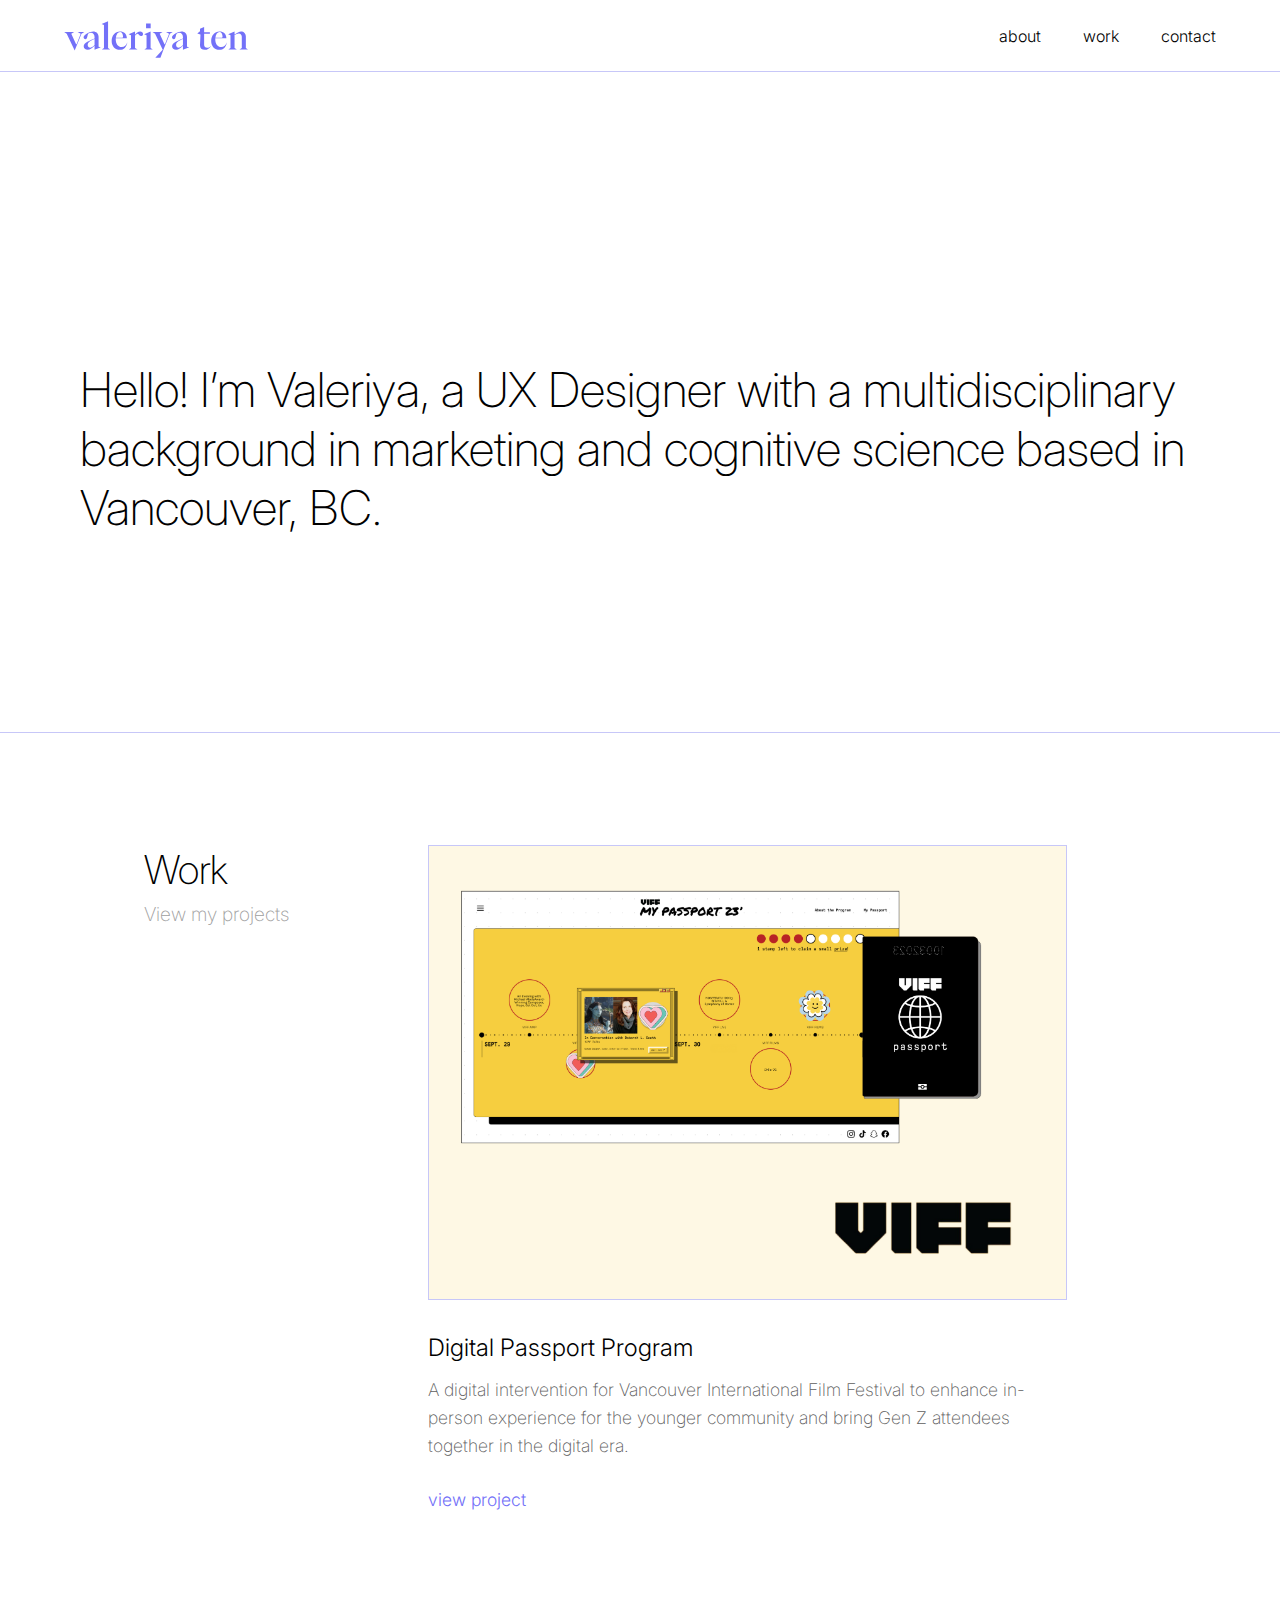
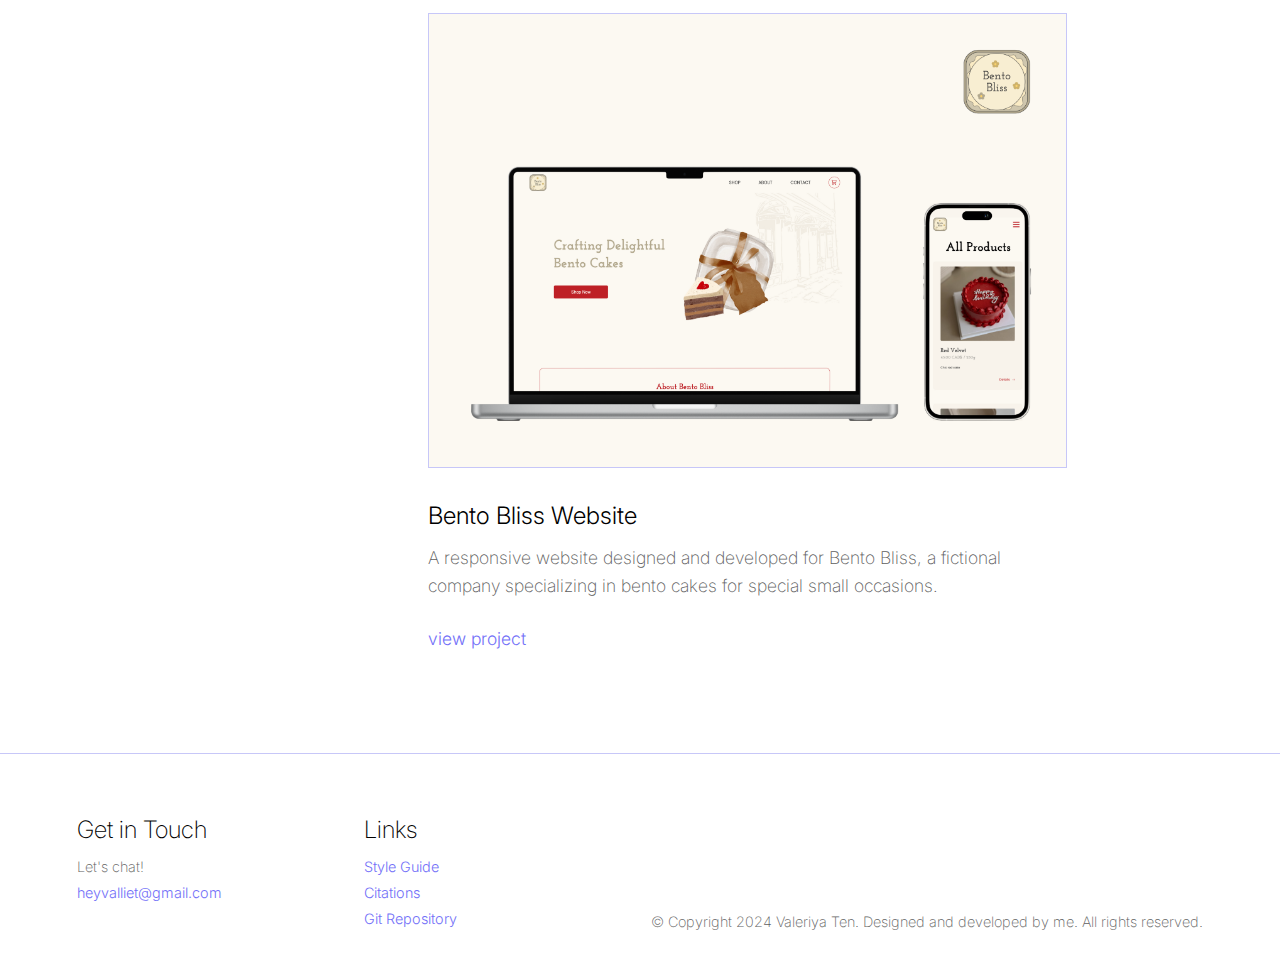
<file: index.html>
<!DOCTYPE html>
<html lang="en-CA">

<head>
  <meta charset="utf-8">
  <title>Valeriya Ten - Portfolio</title>
  
  <!-- CSS -->
  <link href="css/main.css" rel="stylesheet">
  <link href="css/home.css" rel="stylesheet">

  <!--jQuery Library -->
  <script src="https://ajax.googleapis.com/ajax/libs/jquery/3.5.1/jquery.min.js"></script>

  <!-- Fonts -->
  <link rel="preconnect" href="https://fonts.googleapis.com">
  <link rel="preconnect" href="https://fonts.gstatic.com" crossorigin>
  <link href="https://fonts.googleapis.com/css2?family=Inter:wght@100..900&display=swap" rel="stylesheet">

 <!-- This is a JS code for burger functionality -->
  <script>
     document.addEventListener('DOMContentLoaded', function () {
        // Function to toggle the visibility of the mobile nav links
        function toggleMobileNavLinks() {
            var navLinks = document.querySelector('.mobile-nav-links');
            var burgerButton = document.querySelector('.burger-button');
            var closeButton = document.querySelector('.close-button');

            if (navLinks.style.display === 'none') {
                navLinks.style.display = 'block';
                burgerButton.style.display = 'none'; // Hide burger button
                closeButton.style.display = 'block'; // Show close button
            } else {
                navLinks.style.display = 'none';
                burgerButton.style.display = 'block'; // Show burger button
                closeButton.style.display = 'none'; // Hide close button
            }
        }

        // burger button
        document.querySelector('.burger-button').addEventListener('click', function () {
            toggleMobileNavLinks();
        });

        // =close button
        document.querySelector('.close-button').addEventListener('click', function () {
            toggleMobileNavLinks();
        });

        // mobile links - close menu if one of the links is clicked
        var mobileLinks = document.querySelectorAll('.mobile-nav-links a');
        mobileLinks.forEach(function(link) {
            link.addEventListener('click', function() {
                toggleMobileNavLinks();
            });
        });
    });
  </script>

</head>

<body>

  <header>
    <div class="header-box">
      <a class="logo-link" href="index.html">
        <img class="logo" src="assets/img/logo-vt.svg" alt="Personalized logo for Valeriya Ten">
      </a>
      
      <nav class="main-nav-style">  
        <a class="nav-text" href="about.html">about</a>
        <a class="nav-text" href="#main">work</a>
        <a class="nav-text" href="#contact">contact</a>
      </nav>
    </div>

     <!-- Mobile Menu -->
      <div id="burger-menu">
        <button class="burger-button"> ☰ </button>
        <div class="mobile-nav-links">
          <button class="close-button">&times;</button>
          <a href="about.html">about</a>
          <a href="#main">work</a>
          <a href="#contact">contact</a>
        </div>
      </div>
    </div>

    <div class="home-banner">
        <h1 class="home-h1">Hello! I’m Valeriya, a UX Designer with a multidisciplinary background in marketing and cognitive science based in Vancouver, BC.</h1>
    </div>
  </header>
  
  <section id="main">
    <div class="project-box">

    <div class="h2-box">
      <h2>Work</h2>
      <p class="brief">View my projects</p>
    </div>
      
      <div class="work-box">
        <div class="viff-work">
          <a class="img-link" href="viff.html">
            <img class="viff" src="assets/img/viff-cover.png" alt="VIFF cover image">
            <div class="overlay"></div>
          </a>

          <div class="link-box">
            <h4 class="project-title">Digital Passport Program</h4>

            <p class="project-description">A digital intervention for Vancouver International Film Festival to enhance in-person experience for the younger community and bring Gen Z attendees together in the digital era.</p>
             <a class="text-link" href="viff.html">view project</a>
          </div>
        </div>

        <div class="bento-cake">
          <a class="img-link" href="bentobliss.html">
            <img class="viff" src="assets/img/bentobliss-cover.png" alt="Bento Bliss cover image">
            <div class="overlay"></div>
          </a>

          <div class="link-box">
            <h4 class="project-title">Bento Bliss Website</h4>

            <p class="project-description">A responsive website designed and developed for Bento Bliss, a fictional company specializing in bento cakes for special small occasions.</p>
             <a class="text-link" href="bentobliss.html">view project</a>
          </div>
        
        </div>
      </div>

    </div>
    
    
</section>

<footer>
    <div class="footer-box">
      <div class="contact" id="contact">
        <h3>Get in Touch</h3>
        <p>Let's chat!</p>
        <p><a class ="text-link" href="mailto:heyvalliet@gmail.com">heyvalliet@gmail.com</a></p>
      </div>


      <div class="links">
        <h3>Links</h3>
        <p>
          <a class ="text-link" href="style-guide.html">Style Guide</a>
        </p>
        <p>
          <a class ="text-link" href="style-guide.html#citations">Citations</a>
        </p>
           <p>
          <a class ="text-link" href="https://github.com/lerrlera/P03-Portfolio">Git Repository</a>
        </p>
      </div>

      <div class="copyright">
        <p>© Copyright 2024 Valeriya Ten. Designed and developed by me. All rights reserved.</p>
      </div>
    </div>

    
  </footer>
</body>
</html>
</file>
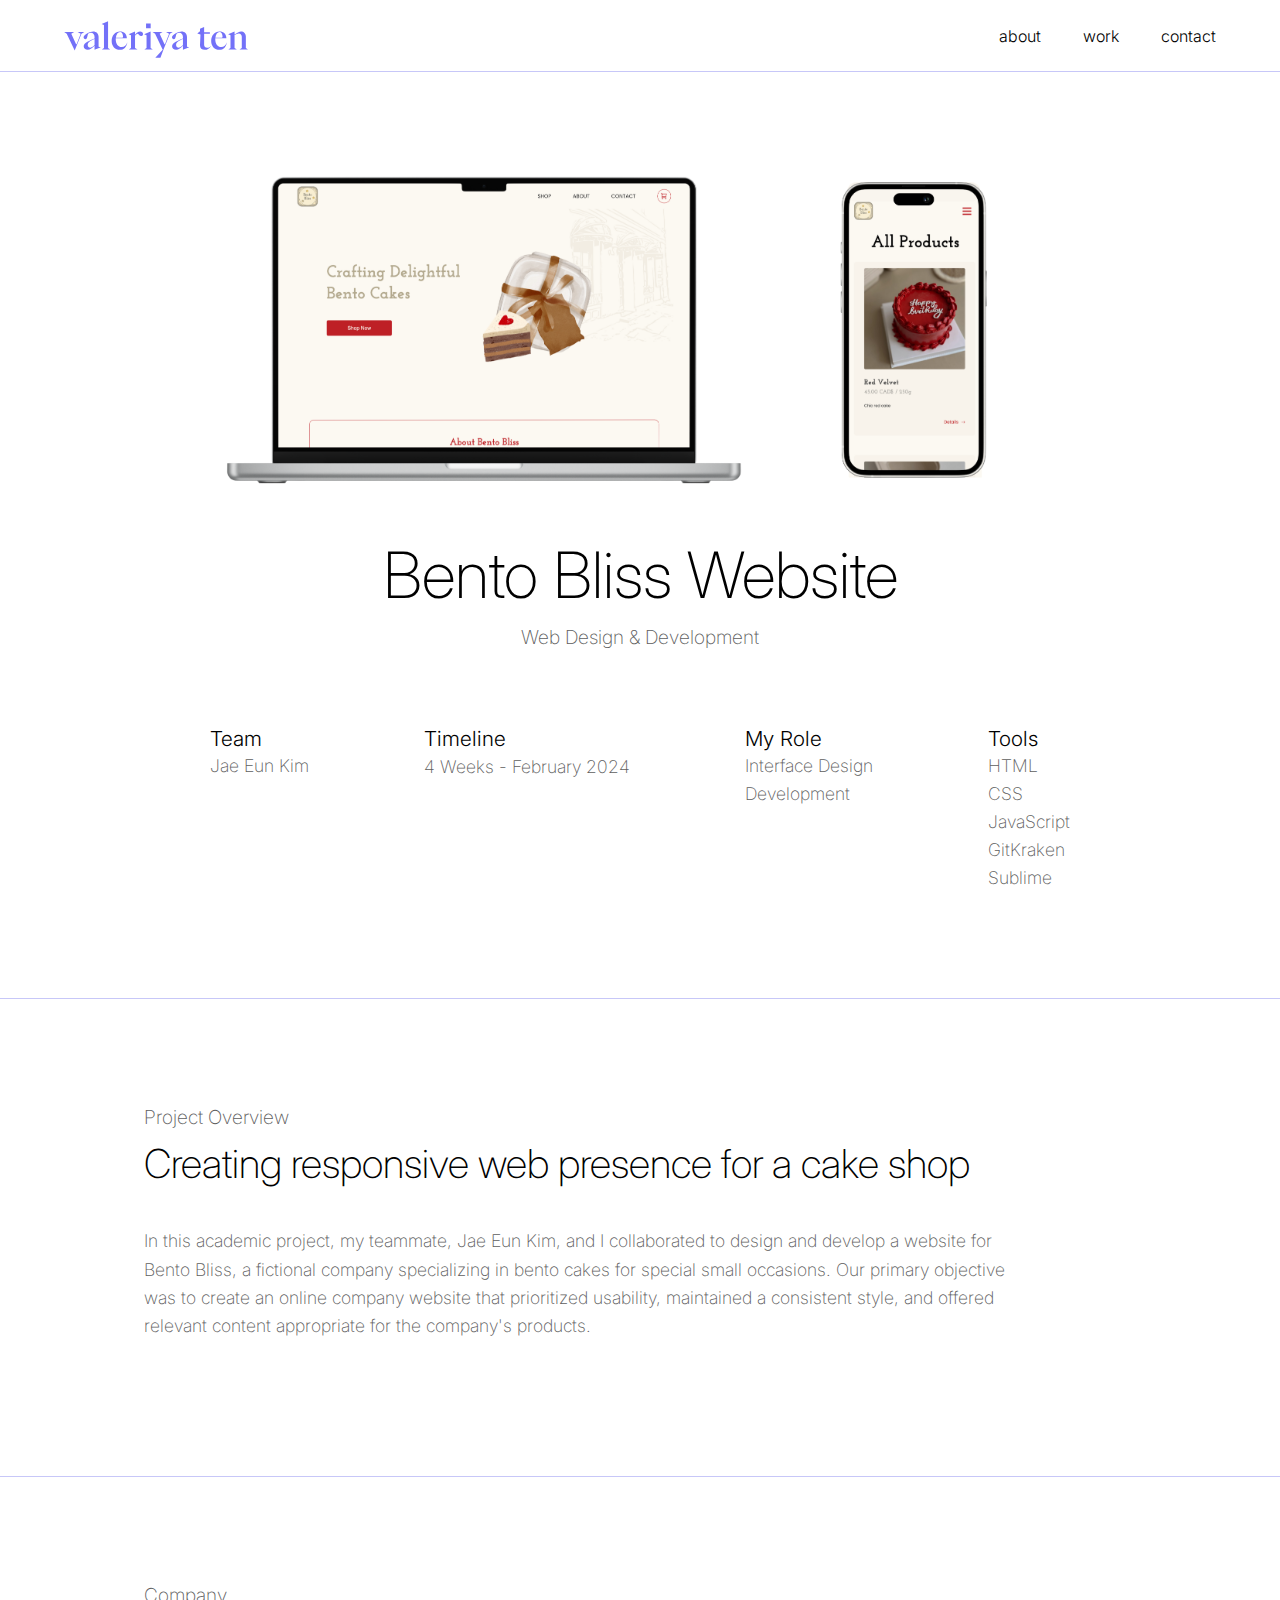
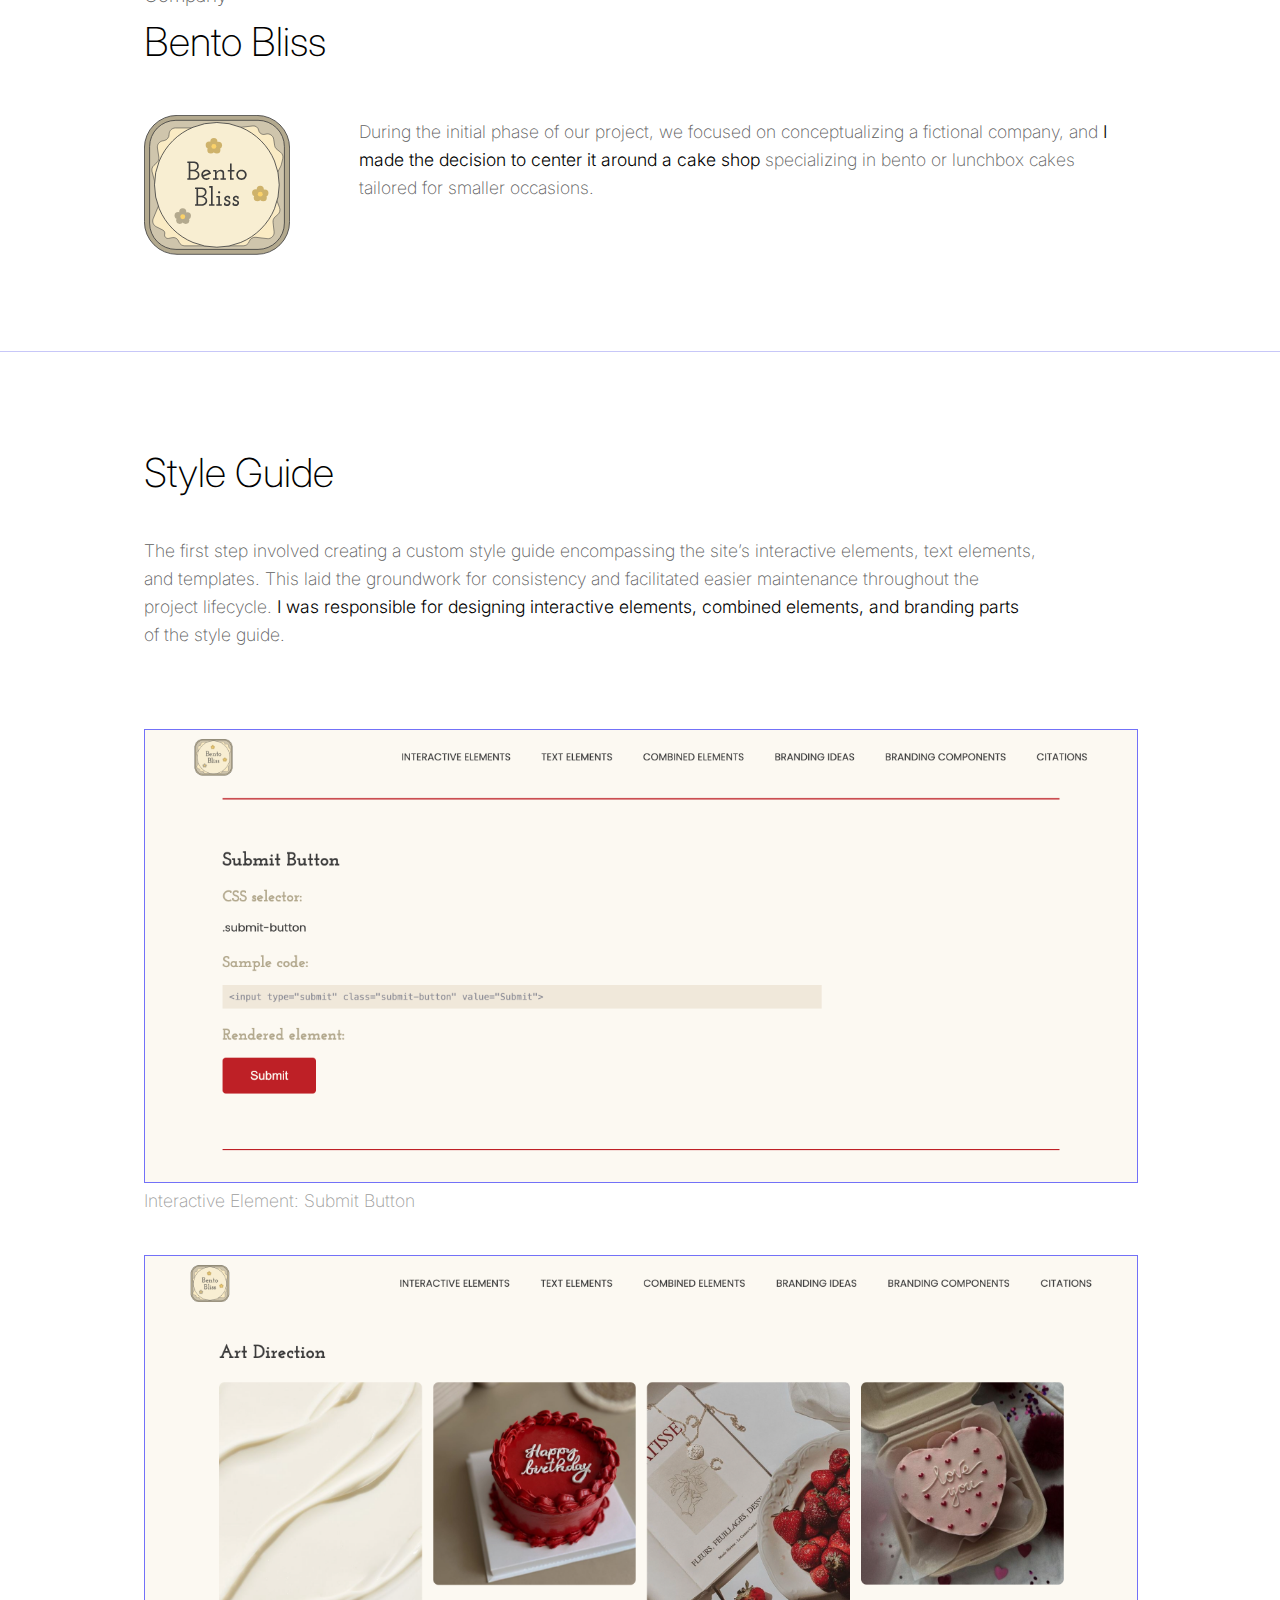
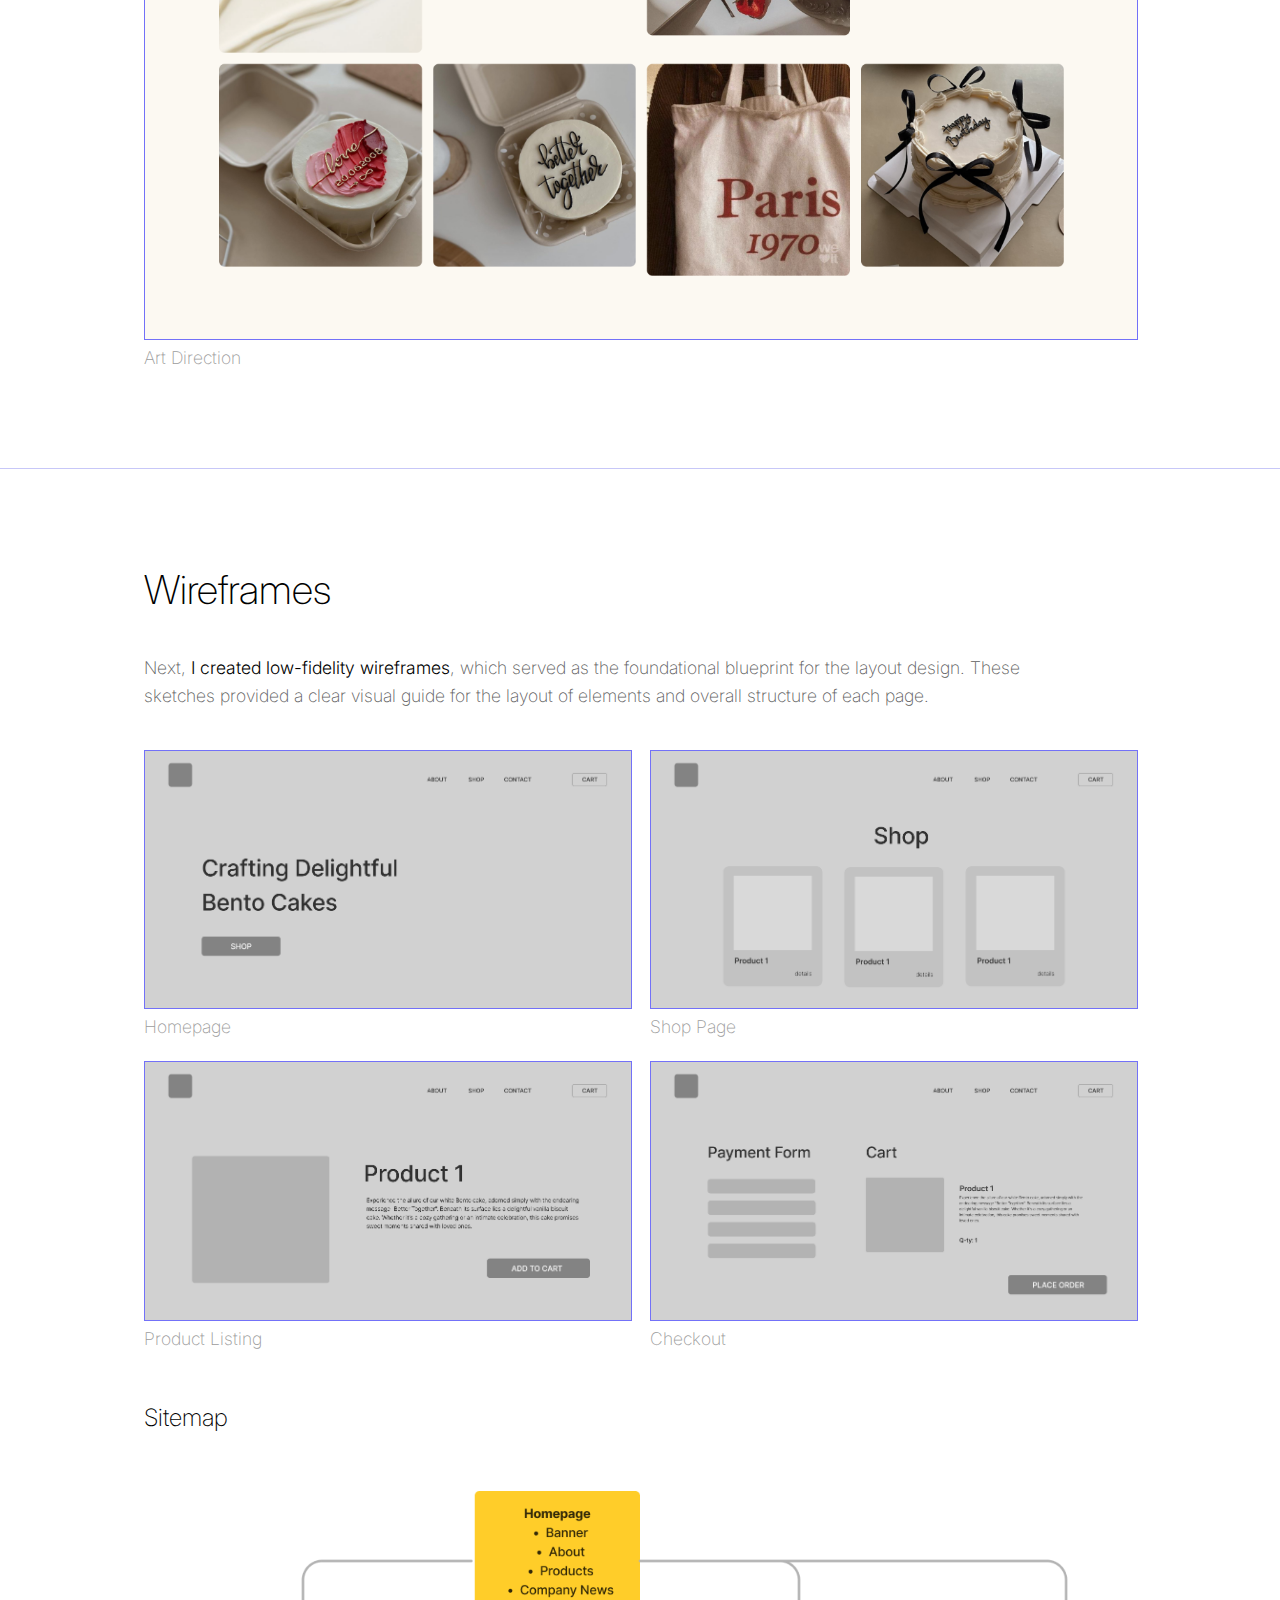
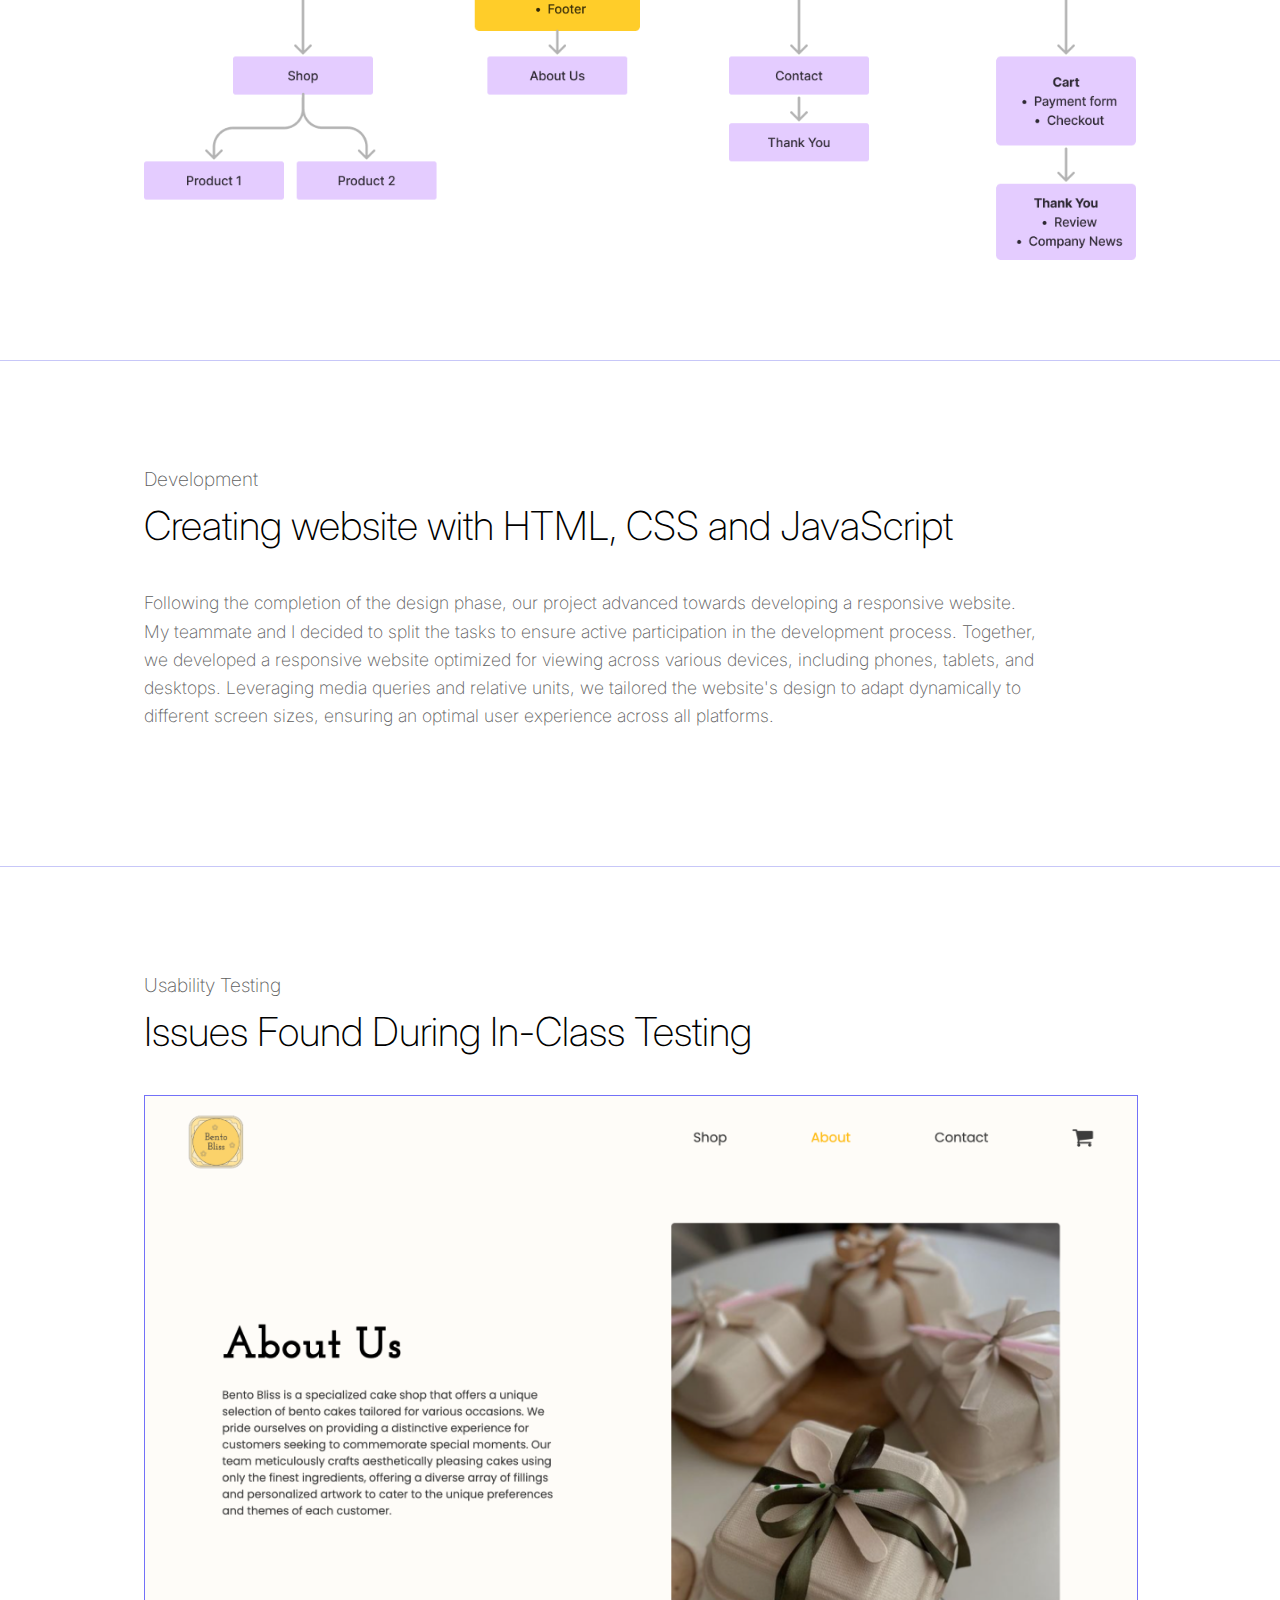
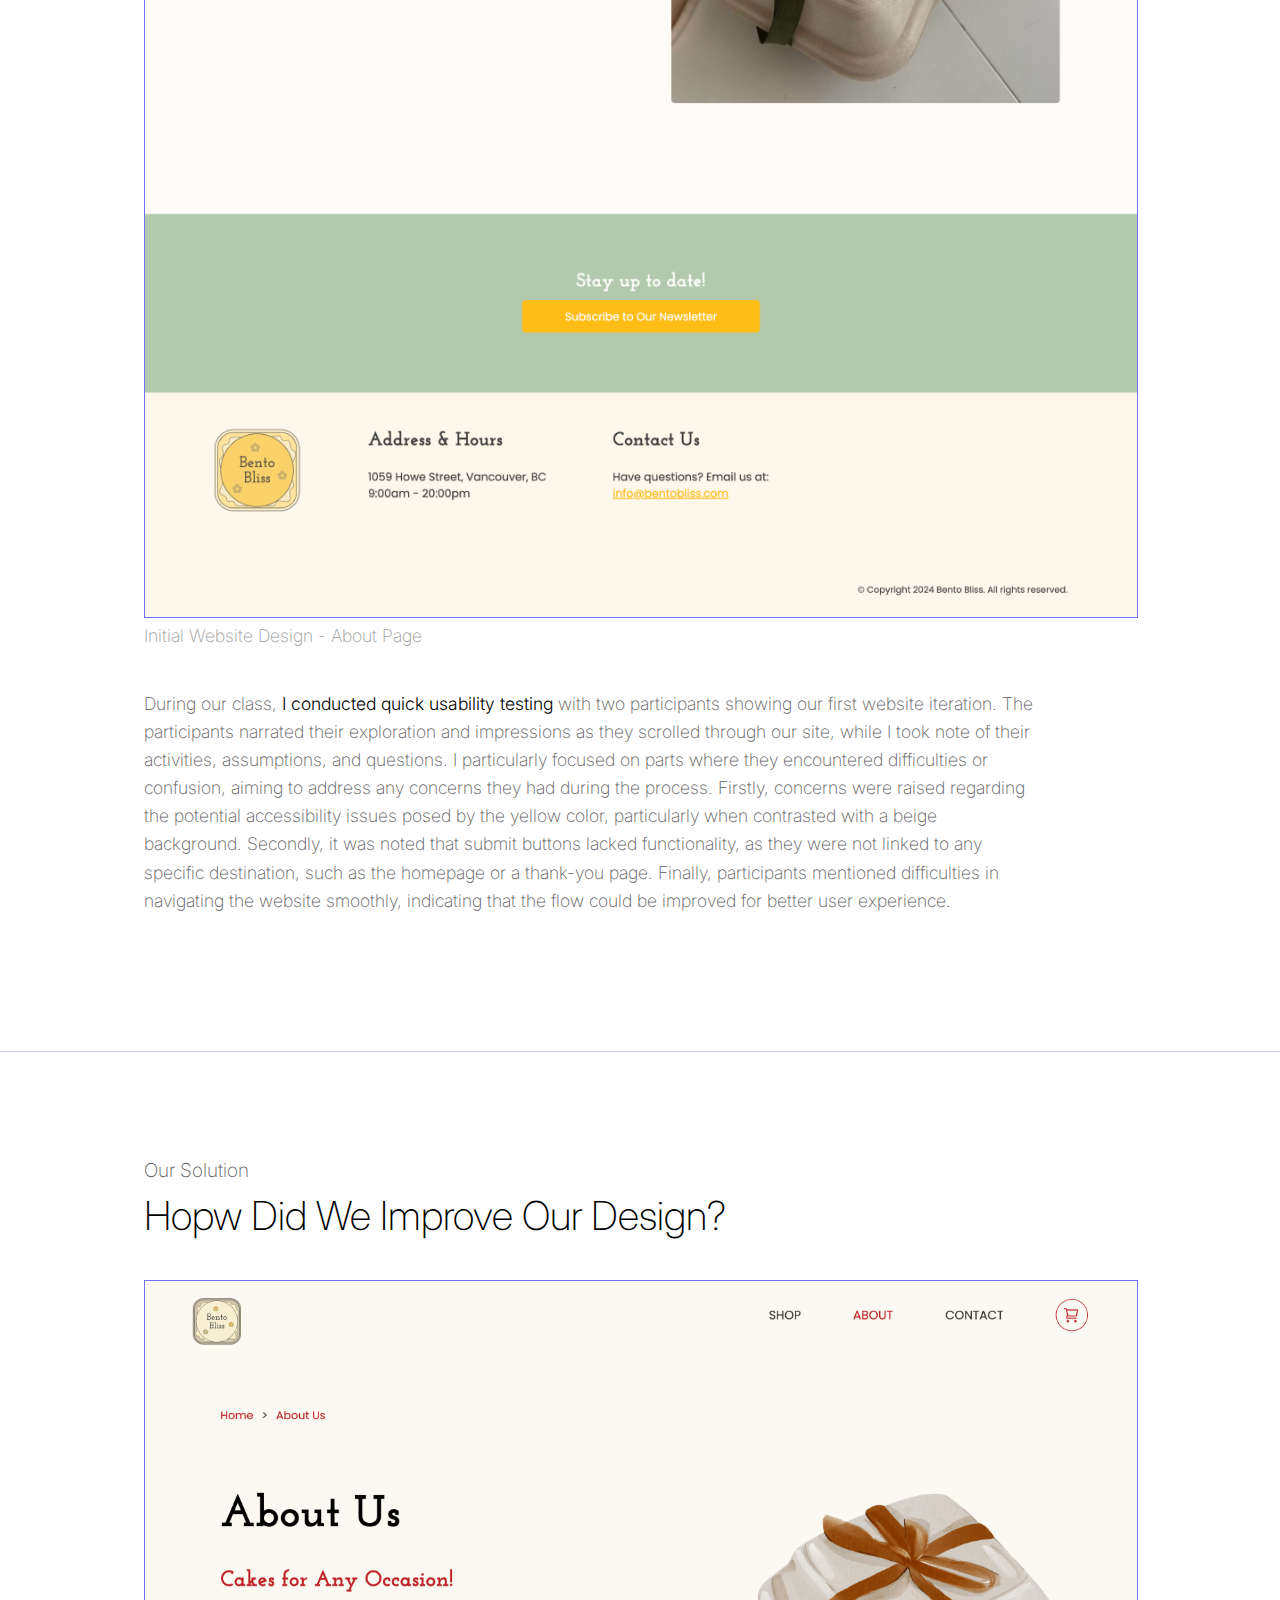
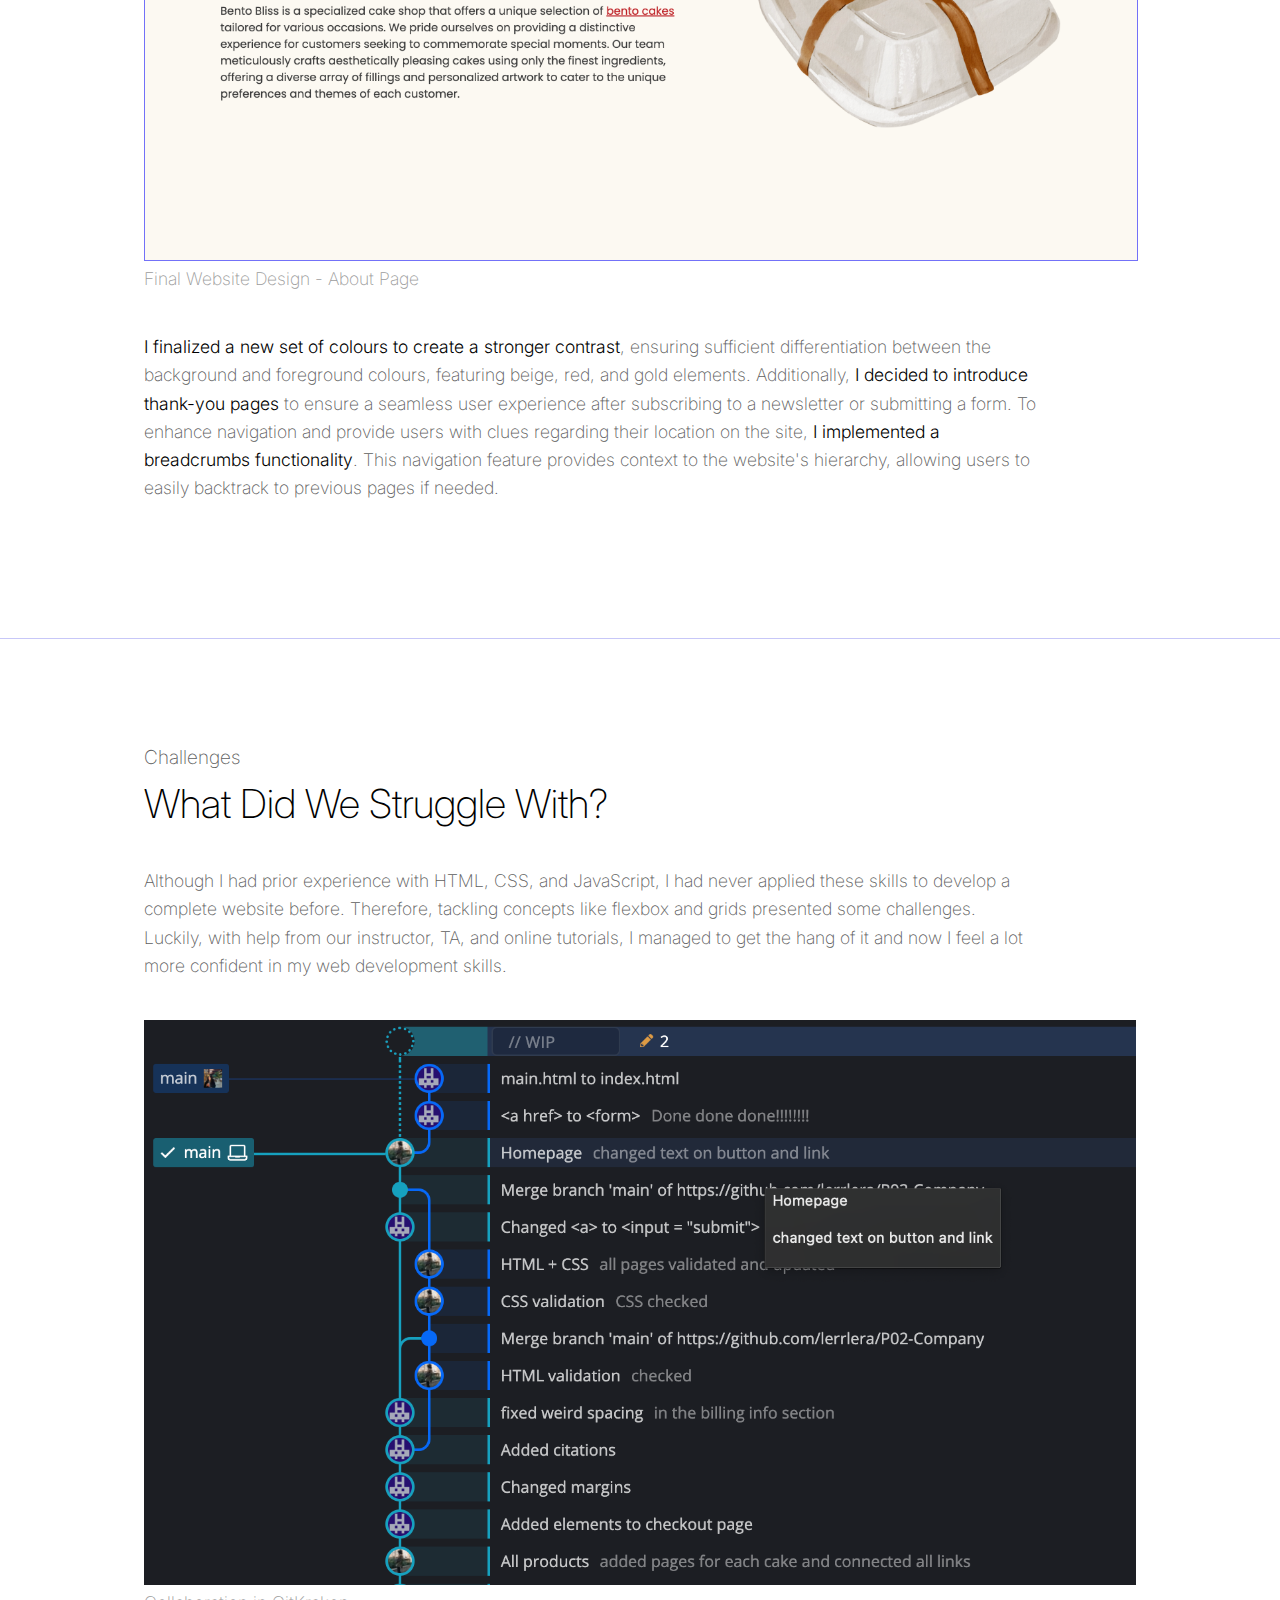
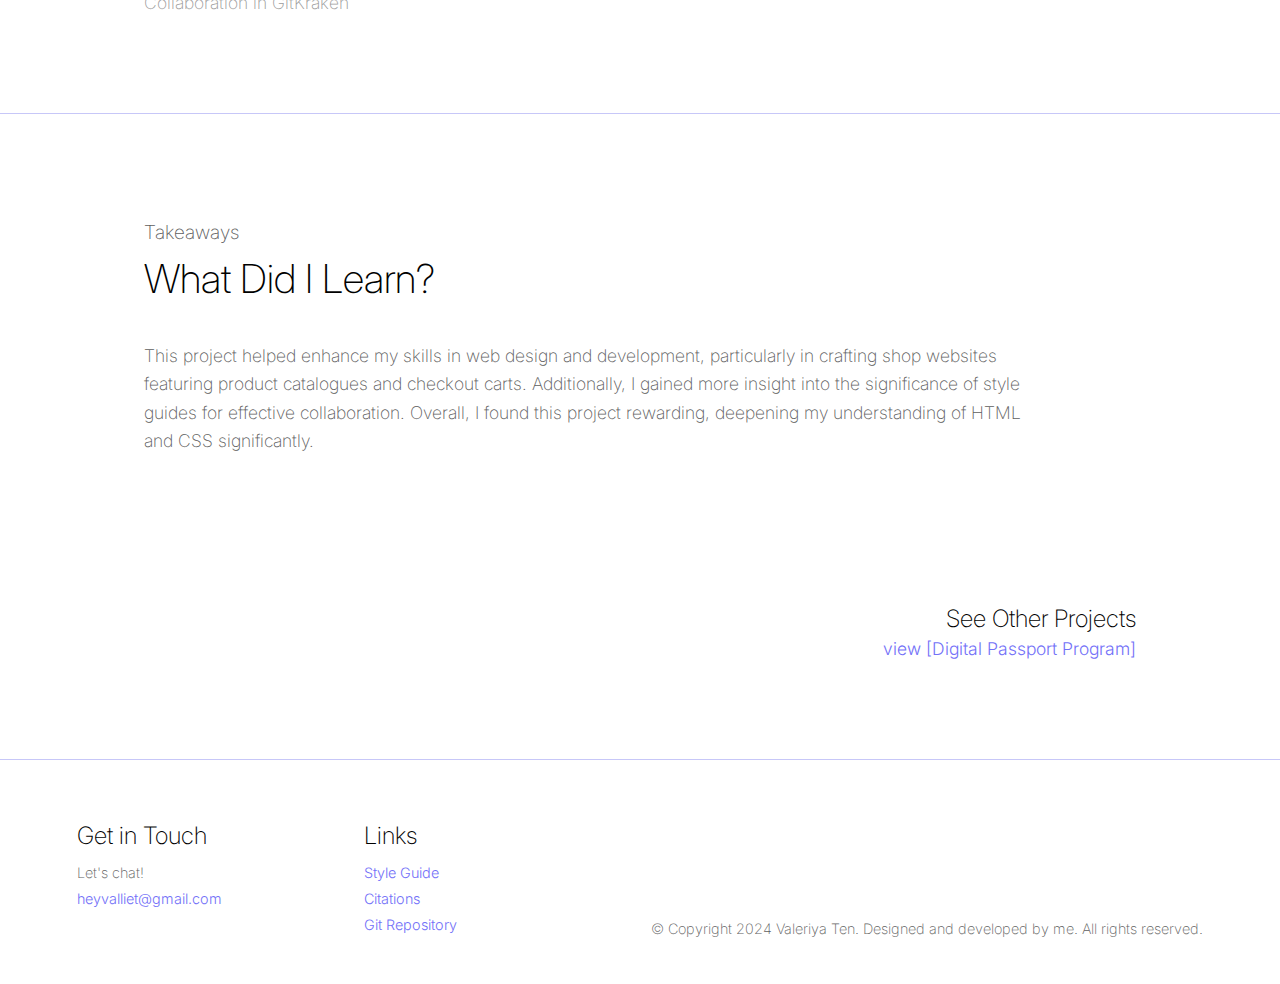
<file: bentobliss.html>
<!DOCTYPE html>
<html lang="en-CA">

<head>
  <meta charset="utf-8">
  <title>Bento Bliss - Web Design & Development</title>
  
  <!-- CSS -->
  <link href="css/main.css" rel="stylesheet">
  <link href="css/bentobliss.css" rel="stylesheet">
  <link href="css/project.css" rel="stylesheet">


  <!--jQuery Library -->
  <script src="https://ajax.googleapis.com/ajax/libs/jquery/3.5.1/jquery.min.js"></script>

    <!-- Fonts -->
  <link rel="preconnect" href="https://fonts.googleapis.com">
  <link rel="preconnect" href="https://fonts.gstatic.com" crossorigin>
  <link href="https://fonts.googleapis.com/css2?family=Inter:wght@100..900&display=swap" rel="stylesheet">

 <!-- This is a JS code for burger functionality -->
  <script>
     document.addEventListener('DOMContentLoaded', function () {
        // Function to toggle the visibility of the mobile nav links
        function toggleMobileNavLinks() {
            var navLinks = document.querySelector('.mobile-nav-links');
            var burgerButton = document.querySelector('.burger-button');
            var closeButton = document.querySelector('.close-button');

            if (navLinks.style.display === 'none') {
                navLinks.style.display = 'block';
                burgerButton.style.display = 'none'; // Hide burger button
                closeButton.style.display = 'block'; // Show close button
            } else {
                navLinks.style.display = 'none';
                burgerButton.style.display = 'block'; // Show burger button
                closeButton.style.display = 'none'; // Hide close button
            }
        }

        // burger button
        document.querySelector('.burger-button').addEventListener('click', function () {
            toggleMobileNavLinks();
        });

        // =close button
        document.querySelector('.close-button').addEventListener('click', function () {
            toggleMobileNavLinks();
        });

        // mobile links - close menu if one of the links is clicked
        var mobileLinks = document.querySelectorAll('.mobile-nav-links a');
        mobileLinks.forEach(function(link) {
            link.addEventListener('click', function() {
                toggleMobileNavLinks();
            });
        });
    });
  </script>
</head>

<body>

  <header>
    <div class="header-box">
      <a class="logo-link" href="index.html">
        <img class="logo" src="assets/img/logo-vt.svg" alt="Personalized logo for Valeriya Ten">
      </a>
      
      <nav class="main-nav-style">  
        <a class="nav-text" href="about.html">about</a>
        <a class="nav-text" href="index.html#main">work</a>
        <a class="nav-text" href="#contact">contact</a>
      </nav>
    </div>

    <!-- Mobile Menu -->
      <div id="burger-menu">
        <button class="burger-button"> ☰ </button>
        <div class="mobile-nav-links">
          <button class="close-button">&times;</button>
          <a href="about.html">about</a>
          <a href="index.html#main">work</a>
          <a href="index.html#contact">contact</a>
        </div>
      </div>
    </div>

    <div class="project-banner"> 
      <img class="project-img" src="assets/img/bentobliss-banner.png">
    
    </div>
  </header>
  <section id="main">
    <h1>Bento Bliss Website</h1>
    <h4>Web Design & Development</h4>
    <div class="project-info">
      <div class="info-type">
        <h5>Team</h5>
        <p>Jae Eun Kim</p>
      </div>

      <div class="info-type">
        <h5>Timeline</h5>
        <p>4 Weeks - February 2024</p>
      </div>

      <div class="info-type">
        <h5>My Role</h5>
        <p>Interface Design</p>
        <p>Development</p>
      </div>

        <div class="info-type">
        <h5>Tools</h5>
        <p>HTML</p>
        <p>CSS</p>
        <p>JavaScript</p>
        <p>GitKraken</p>
        <p>Sublime</p>

      </div>
    </div>

    <section id="overview">
    <h4 class="subtitle">Project Overview</h4>
    <h2>Creating responsive web presence for a cake shop</h2>
    <p class="project-content">In this academic project, my teammate, Jae Eun Kim, and I collaborated to design and develop a website for Bento Bliss, a fictional company specializing in bento cakes for special small occasions. Our primary objective was to create an online company website that prioritized usability, maintained a consistent style, and offered relevant content appropriate for the company's products.


</p>

   </section>

   <section id="company">
    <h4 class="subtitle">Company</h4>
    <h2>Bento Bliss</h2>
    <div class="company-box">
      <img class="bento-logo" src="assets/img/bento-logo.svg" alt="Bento Bliss logo">
      <p class="project-content">During the initial phase of our project, we focused on conceptualizing a fictional company, and <span class="bold">I made the decision to center it around a cake shop</span> specializing in bento or lunchbox cakes tailored for smaller occasions.</p>
    </div>
   </section>

   <section id="style">
    <h2>Style Guide</h2>
    <p class="project-content">The first step involved creating a custom style guide encompassing the site’s interactive elements, text elements, and templates. This laid the groundwork for consistency and facilitated easier maintenance throughout the project lifecycle. <span class="bold">I was responsible for designing interactive elements, combined elements, and branding parts</span> of the style guide.</p>
    <img class="guide" src="assets/img/submit.png" alt="Submit button">
    <p class="caption">Interactive Element: Submit Button</p>
    <img class="guide" src="assets/img/art-direction.png" alt="Art direction">
    <p class="caption">Art Direction</p>

   </section>

   <section id="wireframes">
    <h2>Wireframes</h2>
    <p class="project-content">Next, <span class="bold">I created low-fidelity wireframes</span>, which served as the foundational blueprint for the layout design. These sketches provided a clear visual guide for the layout of elements and overall structure of each page.</p>
    <div class="wireframe-grid">
      <div class="wireframe-set">
        <img class="wireframe-img" src="assets/img/w1.png" alt="Wireframe">
        <p class="caption">Homepage</p>
      </div>

       <div class="wireframe-set">
        <img class="wireframe-img" src="assets/img/w2.png" alt="Wireframe">
        <p class="caption">Shop Page</p>
      </div>

       <div class="wireframe-set">
        <img class="wireframe-img" src="assets/img/w3.png" alt="Wireframe">
        <p class="caption">Product Listing</p>
      </div>
       <div class="wireframe-set">
        <img class="wireframe-img" src="assets/img/w4.png" alt="Wireframe">
        <p class="caption">Checkout</p>
      </div>
    </div>
    <h3 class="h3-title">Sitemap</h3>
    <img class="sitemap" src="assets/img/sitemap-bento.png" alt="Sitemap">

   </section>



   <section id="development">
    <h4 class="subtitle">Development</h4>
    <h2>Creating website with HTML, CSS and JavaScript</h2>
    <p class="project-content">Following the completion of the design phase, our project advanced towards developing a responsive website. My teammate and I decided to split the tasks to ensure active participation in the development process. Together, we developed a responsive website optimized for viewing across various devices, including phones, tablets, and desktops. Leveraging media queries and relative units, we tailored the website's design to adapt dynamically to different screen sizes, ensuring an optimal user experience across all platforms.</p>

   </section>

     <section id="testing">
    <h4 class="subtitle">Usability Testing</h4>
    <h2>Issues Found During In-Class Testing</h2>
    <img class="guide" src="assets/img/about.png" alt="About page">
    <p class="caption">Initial Website Design - About Page</p>
    <p class="project-content">During our class, <span class="bold">I conducted quick usability testing</span> with two participants showing our first website iteration. The participants narrated their exploration and impressions as they scrolled through our site, while I took note of their activities, assumptions, and questions. I particularly focused on parts where they encountered difficulties or confusion, aiming to address any concerns they had during the process. Firstly, concerns were raised regarding the potential accessibility issues posed by the yellow color, particularly when contrasted with a beige background. Secondly, it was noted that submit buttons lacked functionality, as they were not linked to any specific destination, such as the homepage or a thank-you page. Finally, participants mentioned difficulties in navigating the website smoothly, indicating that the flow could be improved for better user experience. </p>

   </section>

   <section id="testing">
    <h4 class="subtitle">Our Solution</h4>
    <h2>Hopw Did We Improve Our Design?</h2>
    <img class="guide" src="assets/img/about-new.png" alt="About page">
    <p class="caption">Final Website Design - About Page</p>
    <p class="project-content"><span class="bold">I finalized a new set of colours to create a stronger contrast</span>, ensuring sufficient differentiation between the background and foreground colours, featuring beige, red, and gold elements. Additionally, <span class="bold">I decided to introduce thank-you pages</span> to ensure a seamless user experience after subscribing to a newsletter or submitting a form. To enhance navigation and provide users with clues regarding their location on the site, <span class="bold">I implemented a breadcrumbs functionality</span>. This navigation feature provides context to the website's hierarchy, allowing users to easily backtrack to previous pages if needed.</p>

   </section>
   <section id="challenges">
    <h4 class="subtitle">Challenges</h4>
    <h2>What Did We Struggle With?</h2>
    <p class="project-content">Although I had prior experience with HTML, CSS, and JavaScript, I had never applied these skills to develop a complete website before. Therefore, tackling concepts like flexbox and grids presented some challenges. Luckily, with help from our instructor, TA, and online tutorials, I managed to get the hang of it and now I feel a lot more confident in my web development skills.</p>
    <img class="git" src="assets/img/git.png" alt="Git">
    <p class="caption">Collaboration in GitKraken</p>
   </section>


   <section id="takeaways">
    <h4 class="subtitle">Takeaways</h4>
    <h2>What Did I Learn?</h2>
    <p class="project-content">This project helped enhance my skills in web design and development, particularly in crafting shop websites featuring product catalogues and checkout carts. Additionally, I gained more insight into the significance of style guides for effective collaboration. Overall, I found this project rewarding, deepening my understanding of HTML and CSS significantly.





</p>
<div class="next-box">
      <h3>See Other Projects</h3>
      <a class="text-link" href="viff.html">view [Digital Passport Program]</a>
    </div>

   </section>
    
</section>
<footer>
    <div class="footer-box">
      <div class="contact" id="contact">
        <h3>Get in Touch</h3>
        <p>Let's chat!</p>
        <p><a class ="text-link" href="mailto:heyvalliet@gmail.com">heyvalliet@gmail.com</a></p>
      </div>


      <div class="links">
        <h3>Links</h3>
        <p>
          <a class ="text-link" href="style-guide.html">Style Guide</a>
        </p>
        <p>
          <a class ="text-link" href="style-guide.html#citations">Citations</a>
        </p>
           <p>
          <a class ="text-link" href="https://github.com/lerrlera/P03-Portfolio">Git Repository</a>
        </p>
      </div>

      <div class="copyright">
        <p>© Copyright 2024 Valeriya Ten. Designed and developed by me. All rights reserved.</p>
      </div>
    </div>

    
  </footer>
</body>
</html>
</file>
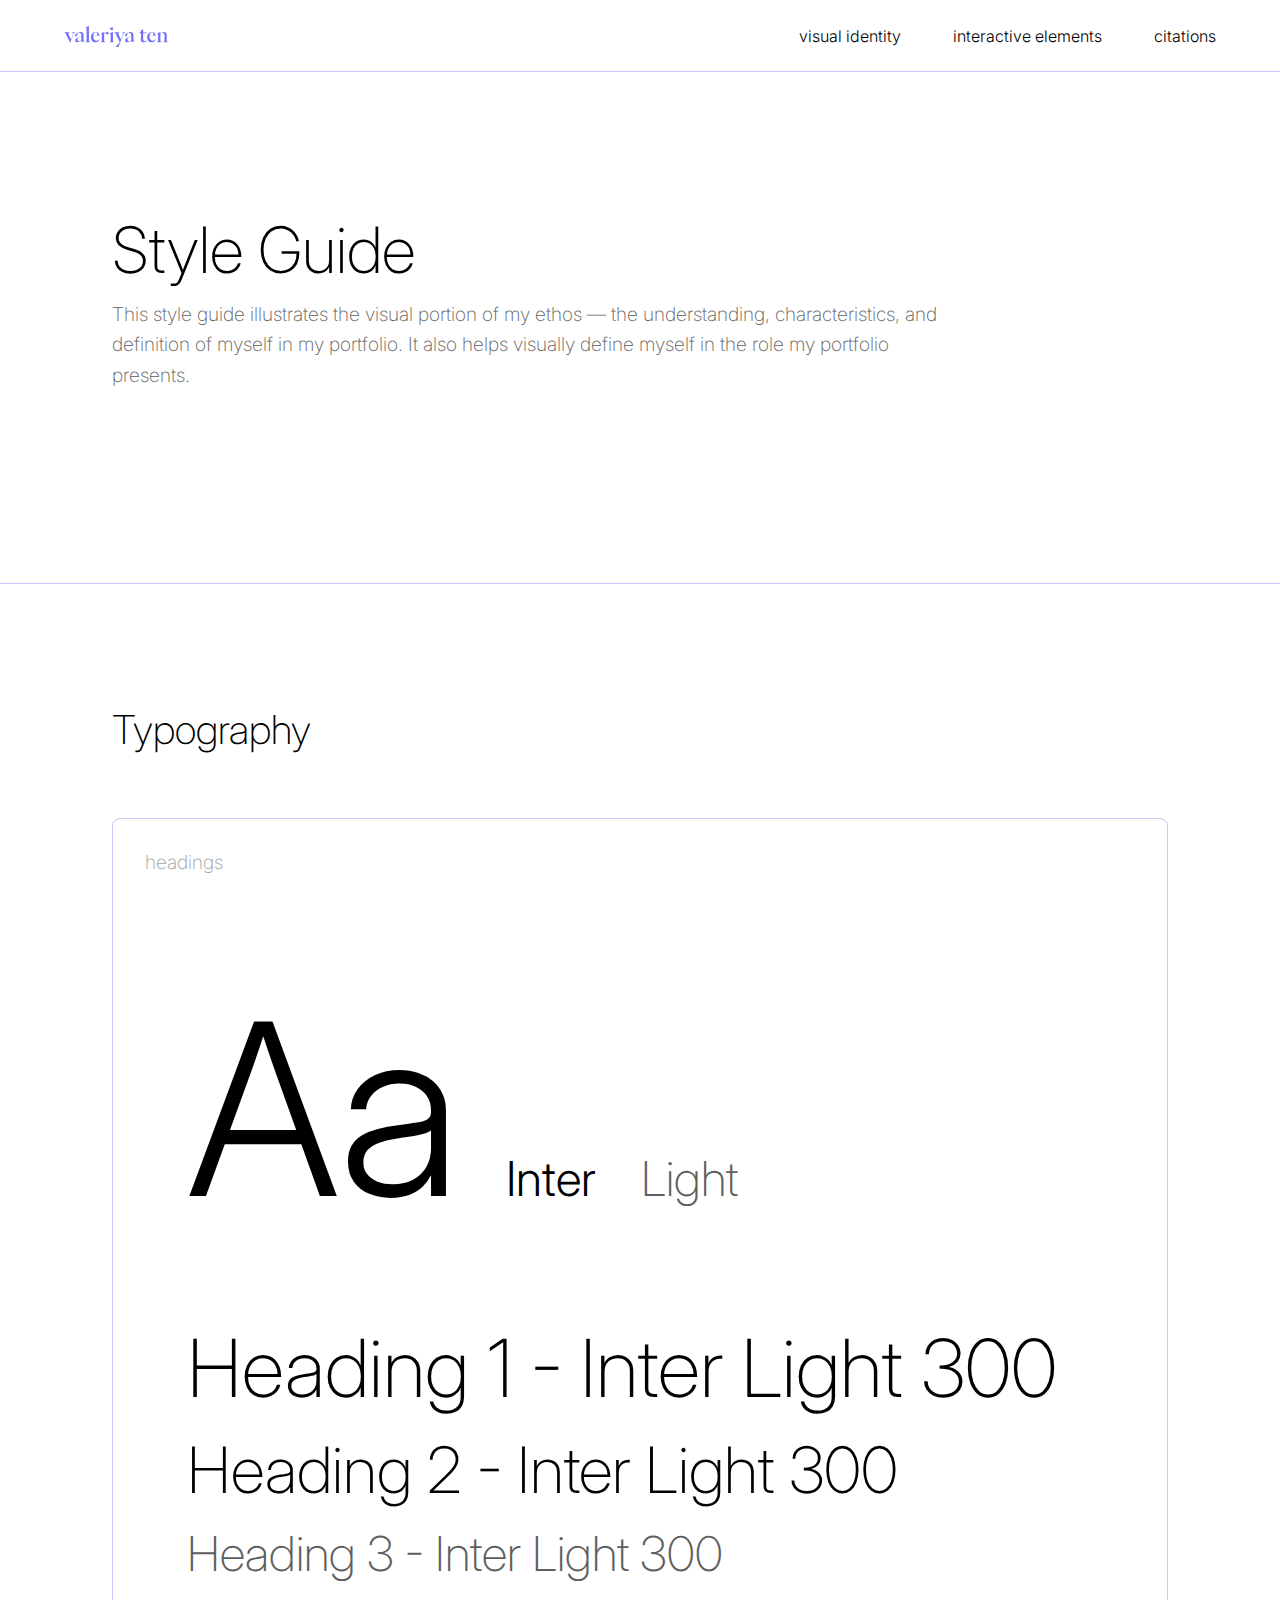
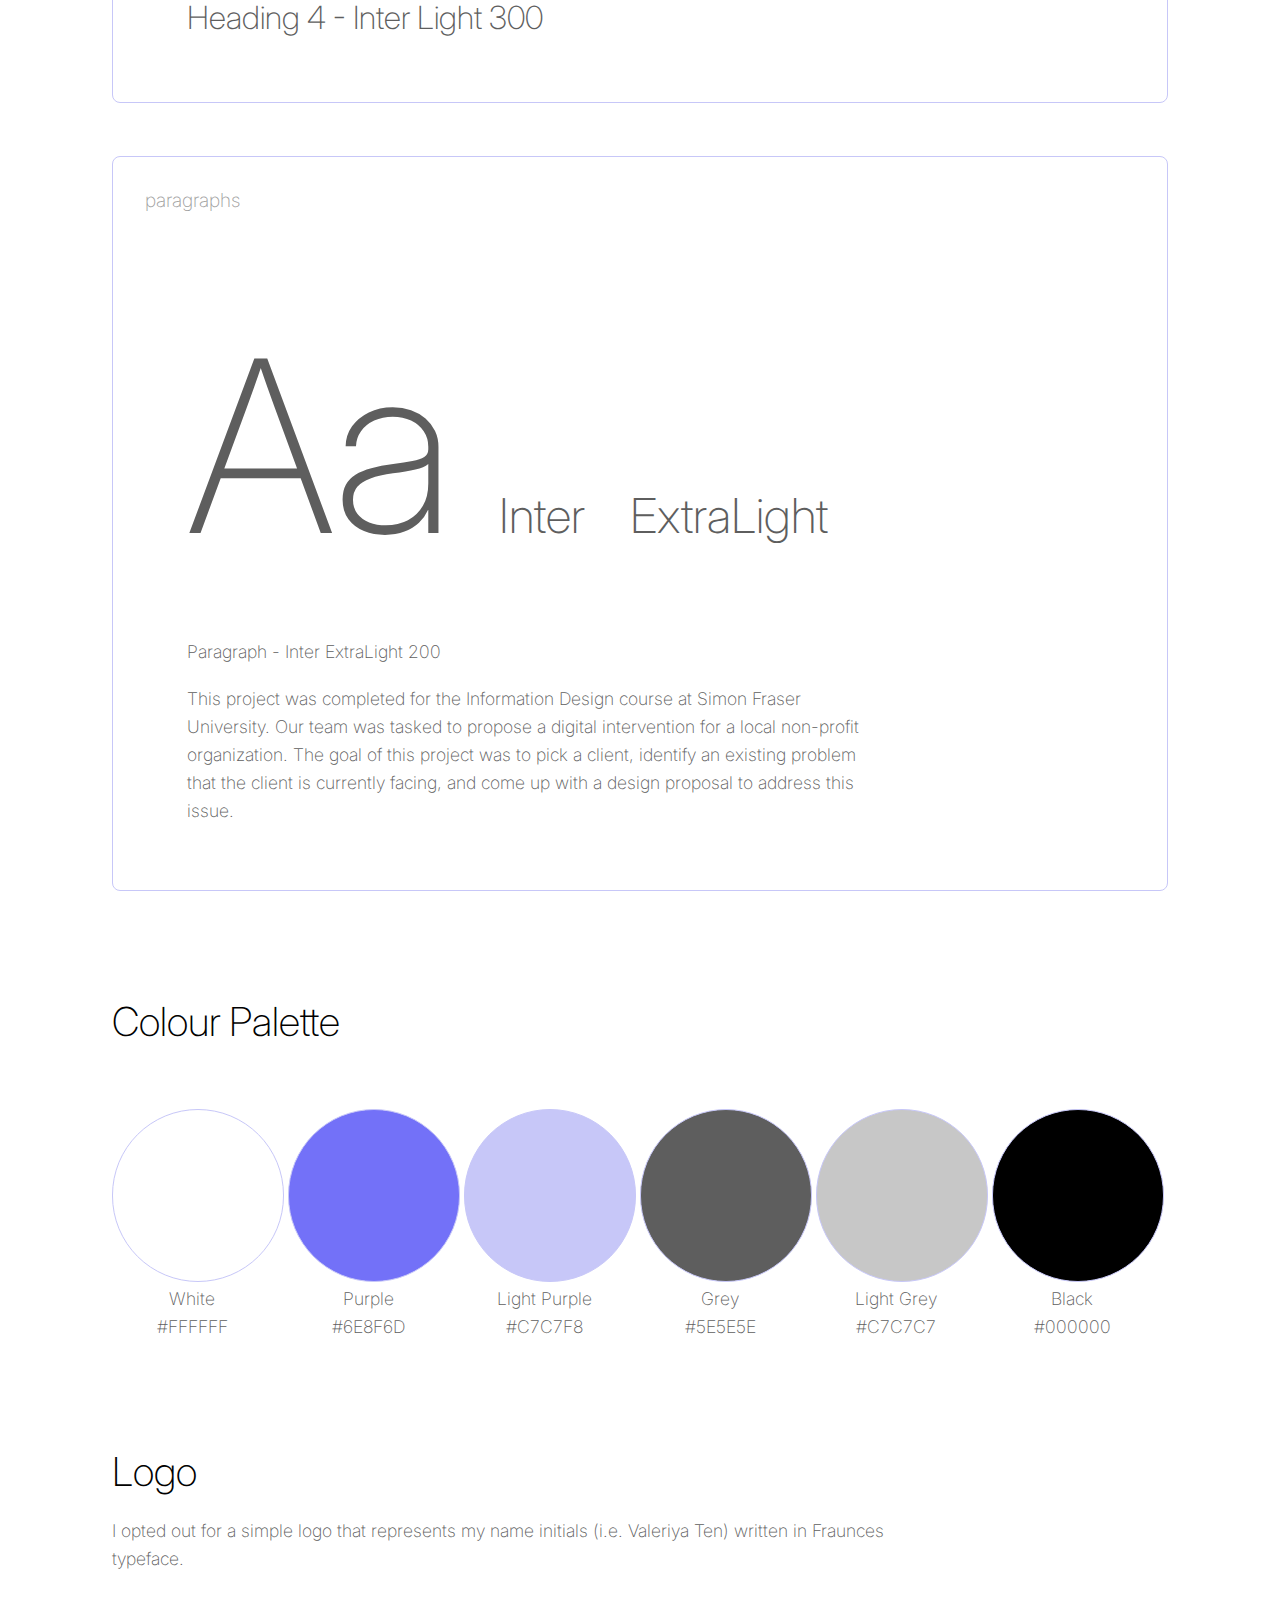
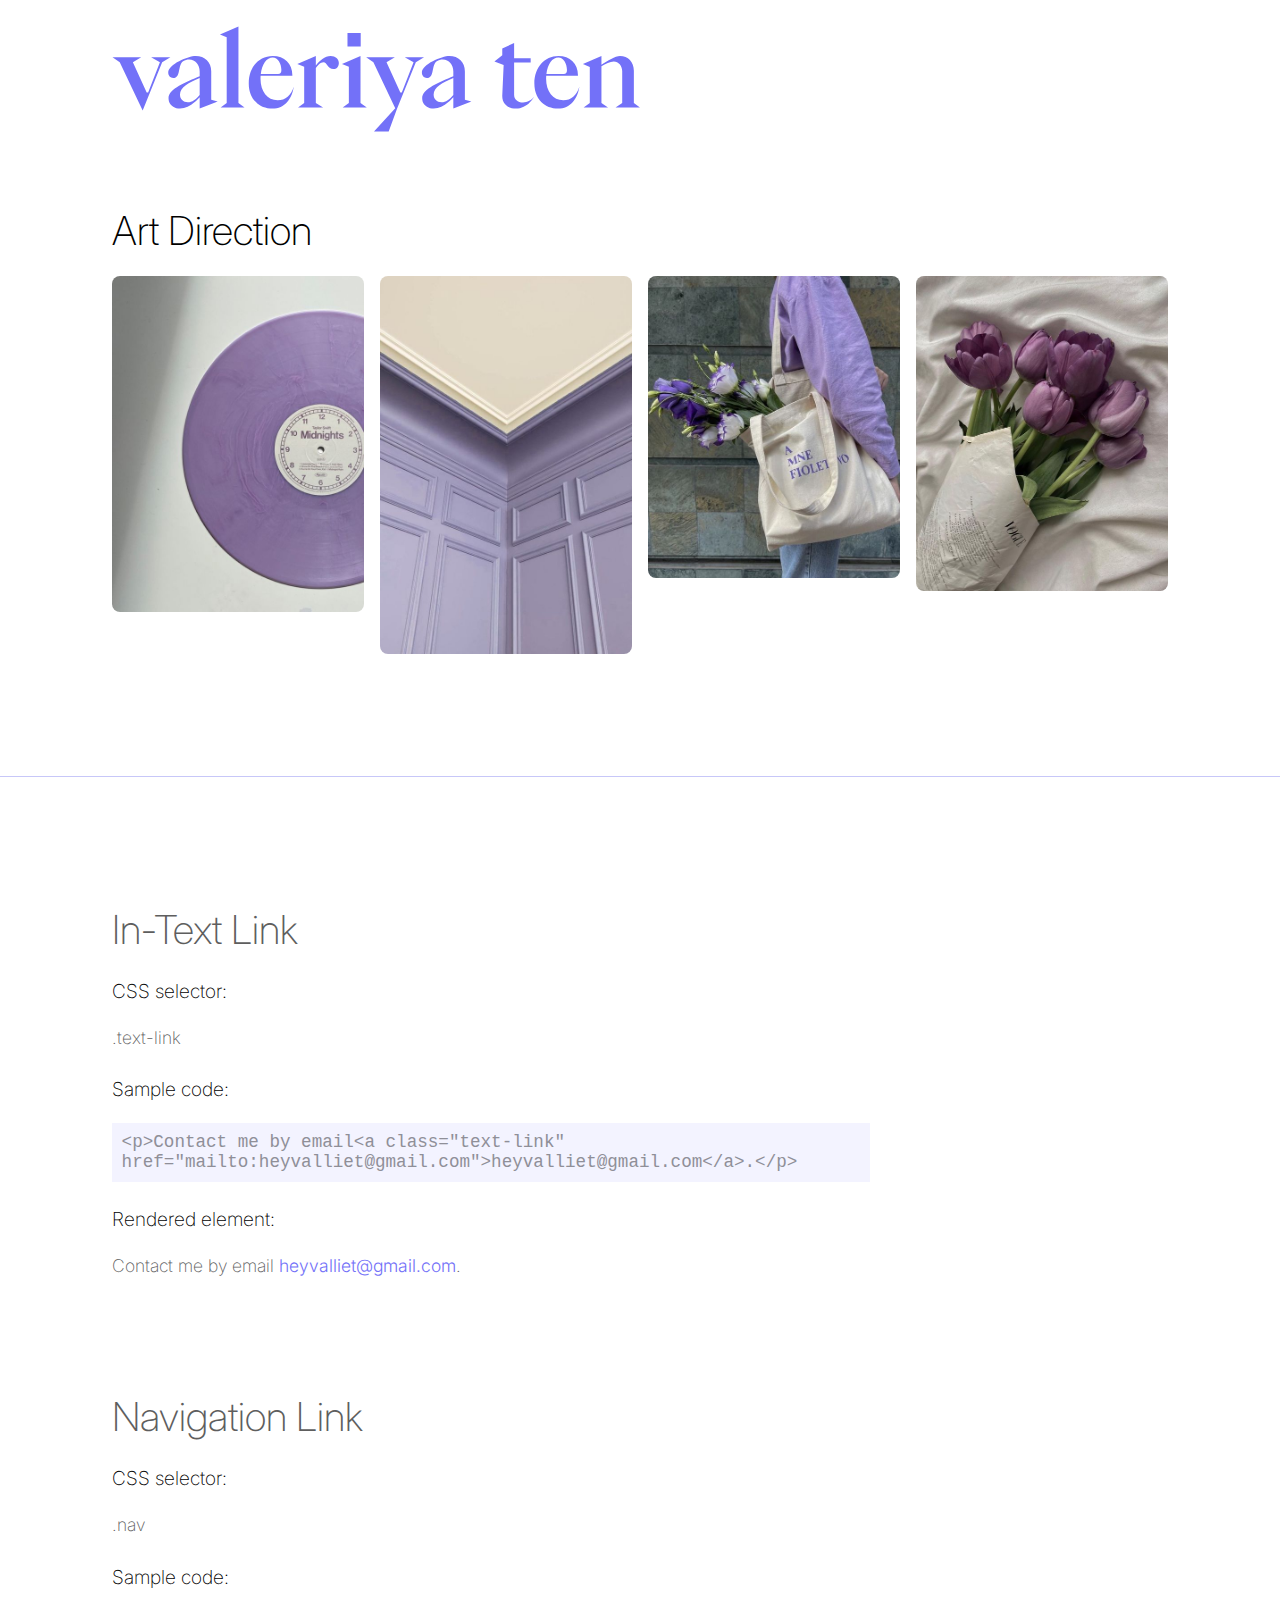
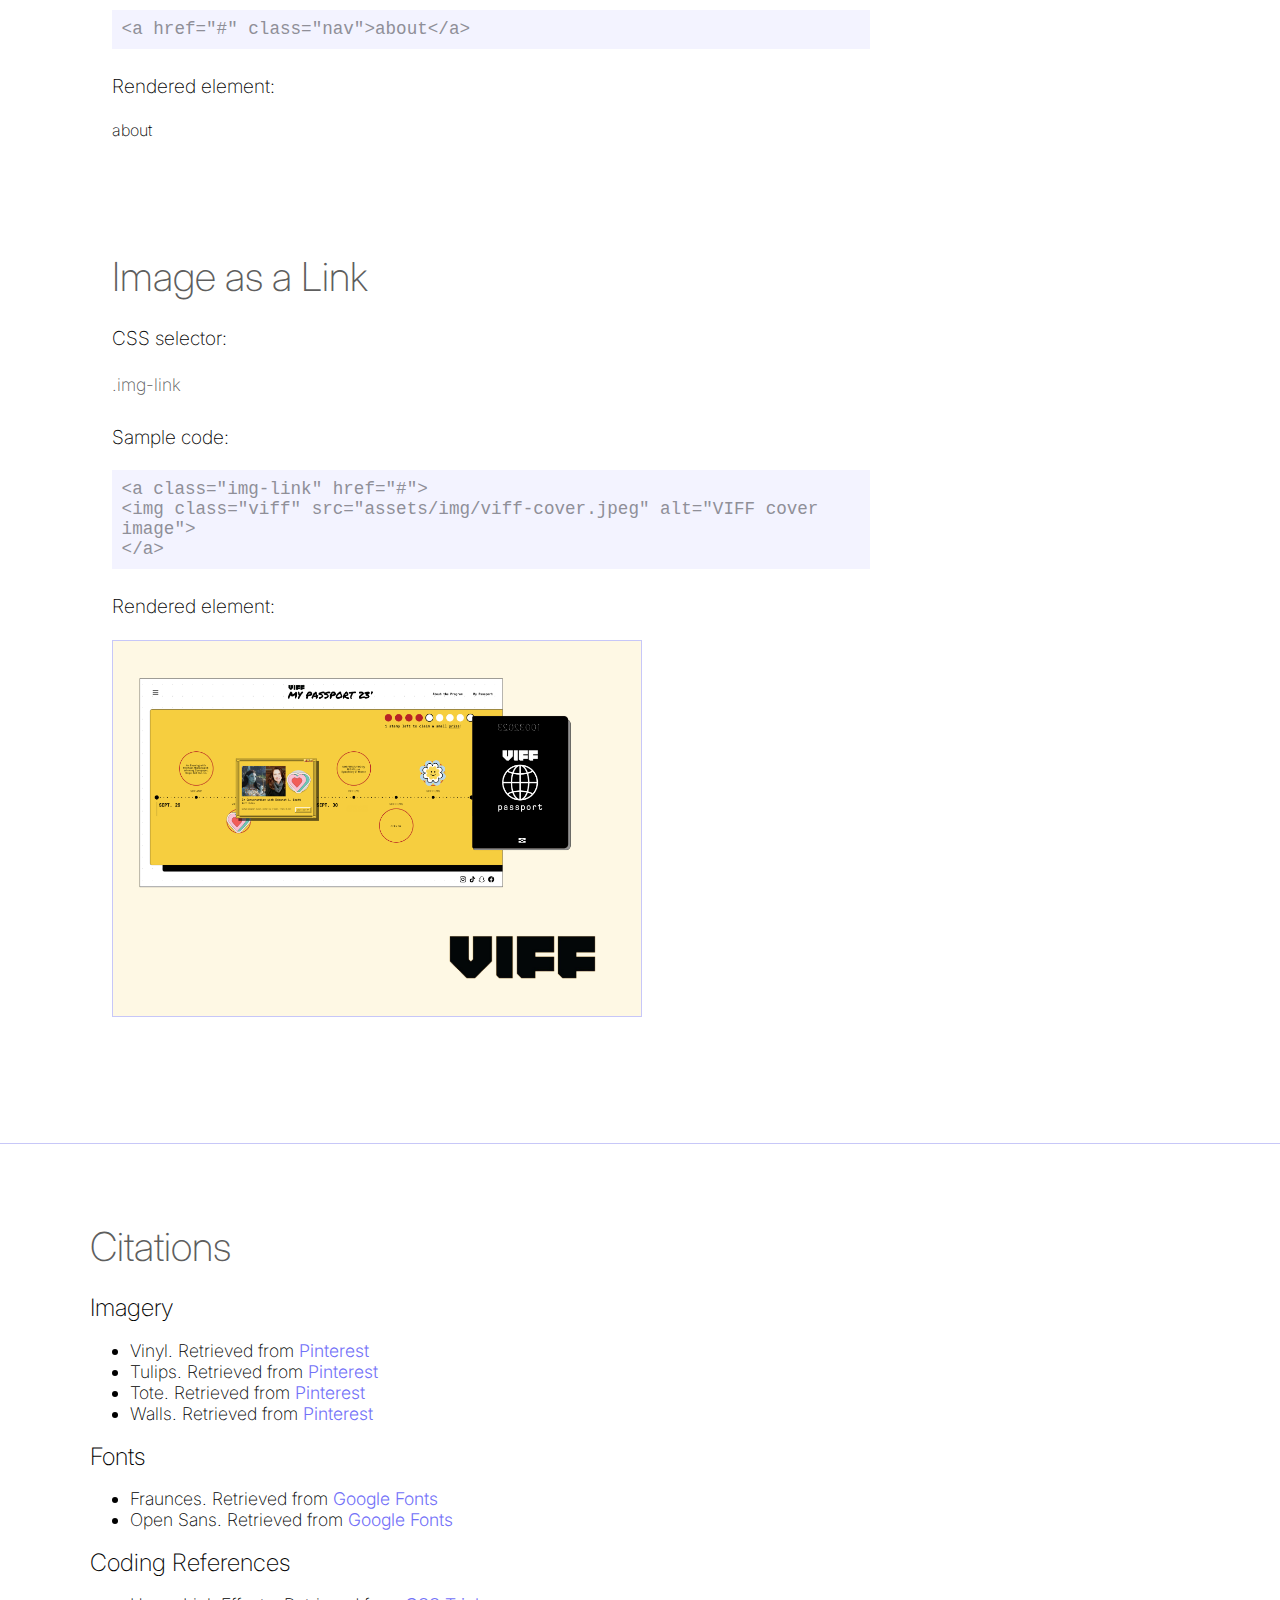
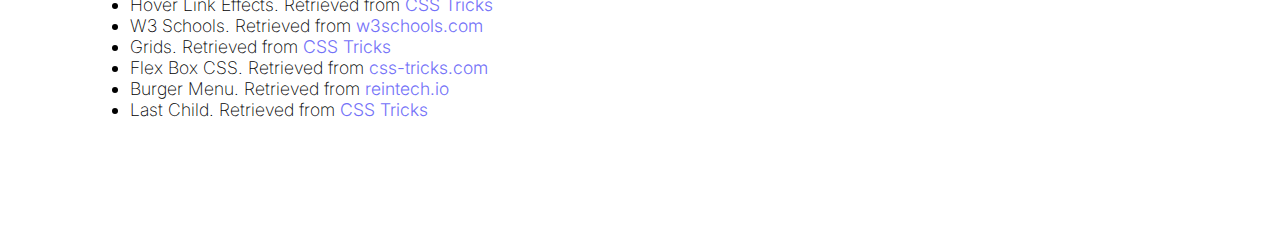
<file: style-guide.html>
<!DOCTYPE html>
<html lang="en-CA">

<head>
  <meta charset="utf-8">
  <title>Style Guide | Portfolio [Valeriya Ten]</title>
  
  <!-- CSS -->
  <link href="css/main.css" rel="stylesheet">

  <!--jQuery Library -->
  <script src="https://ajax.googleapis.com/ajax/libs/jquery/3.5.1/jquery.min.js"></script>

  <!-- Fonts -->
  <link rel="preconnect" href="https://fonts.googleapis.com">
  <link rel="preconnect" href="https://fonts.gstatic.com" crossorigin>
  <link href="https://fonts.googleapis.com/css2?family=Inter:wght@100..900&display=swap" rel="stylesheet">

</head>

<body>

  <header>
    <div class="header-box">
      <a class="logo-link-style" href="index.html">
        <img class="logo" src="assets/img/logo-vt.svg" alt="Personalized logo for Valeriya Ten">
      </a>
      
      <nav class="main-nav-style">  
        <a class="nav-text" href="#visual_identity">visual identity</a>
        <a class="nav-text" href="#interactive_elements">interactive elements</a>
        <a class="nav-text" href="#citations">citations</a>
      </nav>
    </div>

    <div class="banner">

      <h1 class="style-h1">Style Guide</h1>
      <p>This style guide illustrates the visual portion of my ethos — the understanding, characteristics, and definition of myself in my portfolio. It also helps visually define myself in the role my portfolio presents.</p>
    </div>
  </header>
  
  <section id="main">


    <section id="visual_identity">
      <h2 class="visual-h2">Typography</h2>

      <div class="typography-box">
        <h4 class="typography-title">headings</h4>
        <div class="font-info">
          <div class="typography">
            <p class="letters">Aa</p>
            <div class="font-name">
              <p class="name">Inter</p>
            </div>
            <div class="font-weight">
              <p>Light</p>
            </div>
          </div>
        <h1 class="headings">Heading 1 - Inter Light 300</h1>
        <h2 class="brand-headings">Heading 2 - Inter Light 300</h2>
        <h3 class="headings">Heading 3 - Inter Light 300</h3>
        <h4 class="headings">Heading 4 - Inter Light 300</h4>
      </div>
    </div>

      <div class="typography-box">
        <h4 class="typography-title">paragraphs</h4>
        <div class="font-info">
          <div class="typography">
            <p class="p-letters">Aa</p>
            <div class="p-font-name">
              <p class="p-name">Inter</p>
            </div>
            <div class="p-font-weight">
              <p>ExtraLight</p>
            </div>
          </div>
          <p class="brand-p">Paragraph - Inter ExtraLight 200</p>
          <p class="paragraph-example">This project was completed for the Information Design course at Simon Fraser University. Our team was tasked to propose a digital intervention for a local non-profit organization. The goal of this project was to pick a client, identify an existing problem that the client is currently facing, and come up with a design proposal to address this issue.</p>
        </div>
      </div>

      <h2 class="visual-h2">Colour Palette</h2>
      <div class="colours">
        <div class="colours-el">
          <div class="white"></div>
          <p>White</p>
          <p>#FFFFFF</p>
        </div>
        <div class="colours-el">
          <div class="purple"></div>
          <p>Purple</p>
          <p>#6E8F6D</p>
        </div>
         <div class="colours-el">
          <div class="light-purple"></div>
          <p>Light Purple</p>
          <p>#C7C7F8</p>
        </div>
        <div class="colours-el">
          <div class="grey"></div>
          <p>Grey</p>
          <p>#5E5E5E</p>
        </div>
        <div class="colours-el">
          <div class="light-grey"></div>
          <p>Light Grey</p>
          <p>#C7C7C7</p>
        </div>

         <div class="colours-el">
          <div class="black"></div>
          <p>Black</p>
          <p>#000000</p>
        </div>
       
      </div>

      <h2 class="section-h2">Logo</h2>
      <p>I opted out for a simple logo that represents my name initials (i.e. Valeriya Ten) written in Fraunces typeface.</p>
      <div class="logo-box">
        <img class="logo-big" src="assets/img/logo-vt.svg" alt="Logo">
      </div>



         
      <h2 class="section-h2">Art Direction</h2>
      <div class="image-grid">
        <img src="assets/img/vinyl.jpeg" alt="Vinyl design">
        <img src="assets/img/walls.jpeg" alt="Walls">
        <img src="assets/img/tote.jpeg" alt="Tote bag">
        <img src="assets/img/tulips.jpeg" alt="Tulips">
      </div>

    </section>

    <!-- INTERACTIVE ELEMENTS SECTION // -->
    <section id="interactive_elements">
      <!-- In-Text Link section -->
      <section class="element">
      <h2 class="interactive-h2">In-Text Link</h2>
      <h4>CSS selector:</h4>
      <p>.text-link</p>
      <h4>Sample code:</h4>
      <code>&lt;p&gt;Contact me by email&lt;a class="text-link" href="mailto:heyvalliet@gmail.com"&gt;heyvalliet@gmail.com&lt;/a&gt;.&lt;/p&gt;</code>
      <h4>Rendered element:</h4>
      <p>Contact me by email <a class ="text-link" href="mailto:heyvalliet@gmail.com">heyvalliet@gmail.com</a>.</p>
    </section>

    <!-- Navigation Link section -->
    <section class="element">
      <h2 class="interactive-h2">Navigation Link</h2>
      <h4>CSS selector:</h4>
      <p>.nav</p>
      <h4>Sample code:</h4>
      <code>&lt;a href="#" class="nav"&gt;about&lt;/a&gt;</code>
      <h4>Rendered element:</h4>
      <a class="nav" href="#">about</a>
    </section>

    <!-- Image as a Link section -->
    <section class="element">
      <h2 class="interactive-h2">Image as a Link</h2>
      <h4>CSS selector:</h4>
      <p>.img-link</p>
      <h4>Sample code:</h4>
      <code>&lt;a class="img-link" href="#"&gt;<br>
      &lt;img class="viff" src="assets/img/viff-cover.jpeg" alt="VIFF cover image"&gt;
      <br>&lt;/a&gt;</code>

      <h4>Rendered element:</h4>
      <a class="img-link" href="#">
        <img class="viff" src="assets/img/viff-cover.png" alt="VIFF cover image">
        <div class="overlay"></div>
      </a>
    </section>
  </section>
  <!-- // INTERACTIVE ELEMENTS SECTION -->

  <section id="citations">
    <h2 class="interactive-h2">Citations</h2>

    <h3>Imagery</h3>
    <ul>
      <li>Vinyl. Retrieved from <a class="text-link" href="https://www.pinterest.ca/pin/4151824650698178/">Pinterest</a></li>
      <li>Tulips. Retrieved from <a class="text-link" href="https://www.pinterest.ca/pin/232498399507817342/">Pinterest</a></li>
      <li>Tote. Retrieved from <a class="text-link" href="https://www.pinterest.ca/pin/9359111720255708/">Pinterest</a></li>
      <li>Walls. Retrieved from <a class="text-link" href="https://www.pinterest.ca/pin/23995810508814256/">Pinterest</a></li>
    </ul>

    <h3>Fonts</h3>
    <ul>
      <li>Fraunces. Retrieved from <a class="text-link" href="https://fonts.google.com/specimen/Fraunces">Google Fonts</a></li>
      <li>Open Sans. Retrieved from <a class="text-link" href="https://fonts.google.com/specimen/Open+Sans">Google Fonts</a></li>
    </ul>

    <h3>Coding References</h3>
    <ul>

      <li>Hover Link Effects. Retrieved from <a class="text-link" target="_blank" href="https://css-tricks.com/having-fun-with-link-hover-effects/">CSS Tricks</a></li>
      <li>W3 Schools. Retrieved from <a class="text-link" href="https://www.w3schools.com/html/">w3schools.com</a></li>
      <li>Grids. Retrieved from <a class="text-link" href="https://css-tricks.com/snippets/css/complete-guide-grid/">CSS Tricks</a></li>
      <li>Flex Box CSS. Retrieved from <a class="text-link" href="https://css-tricks.com/snippets/css/a-guide-to-flexbox/">css-tricks.com</a></li>
      <li>Burger Menu. Retrieved from <a class="text-link" href="https://reintech.io/blog/creating-hamburger-menu-css-tutorial">reintech.io</a></li>
      <li>Last Child. Retrieved from <a class="text-link" href="https://css-tricks.com/almanac/selectors/l/last-child/">CSS Tricks</a></li>     



    

    </ul>

  </section>
</section>
</body>
</html>
</file>
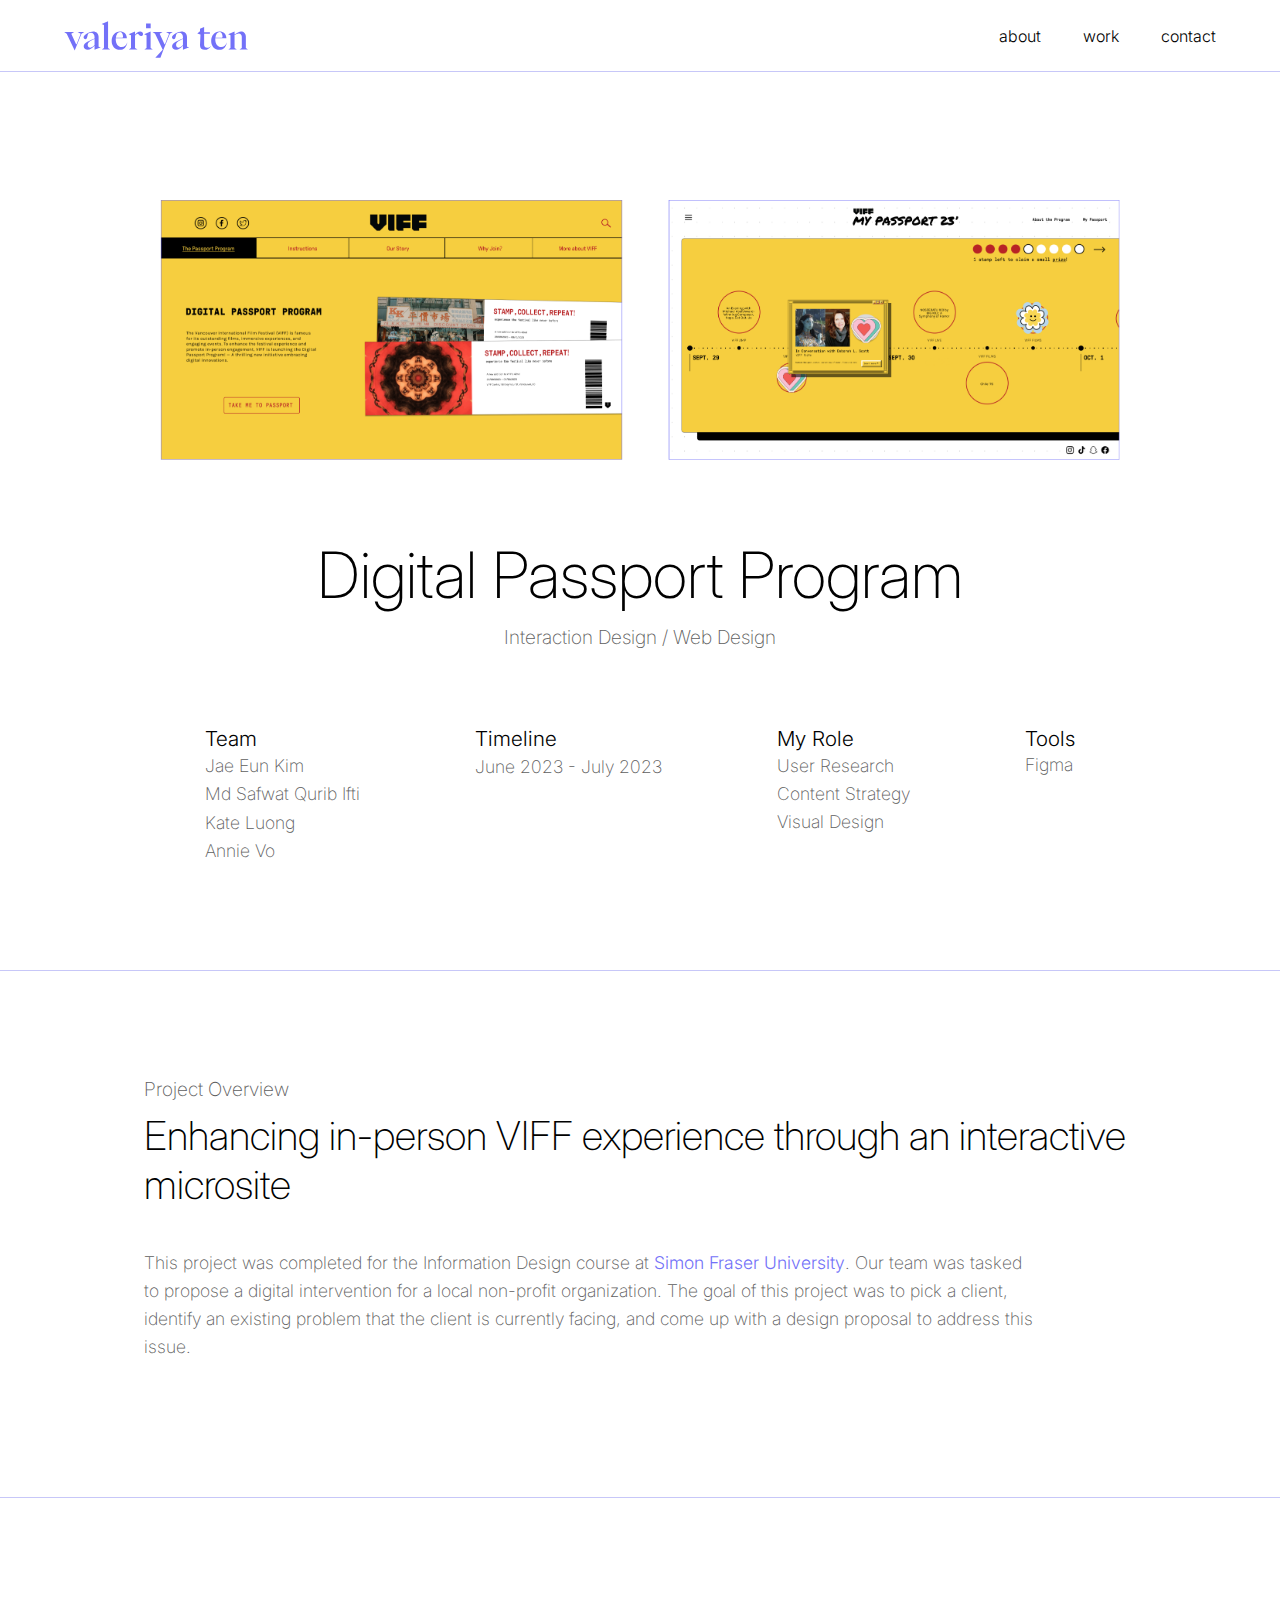
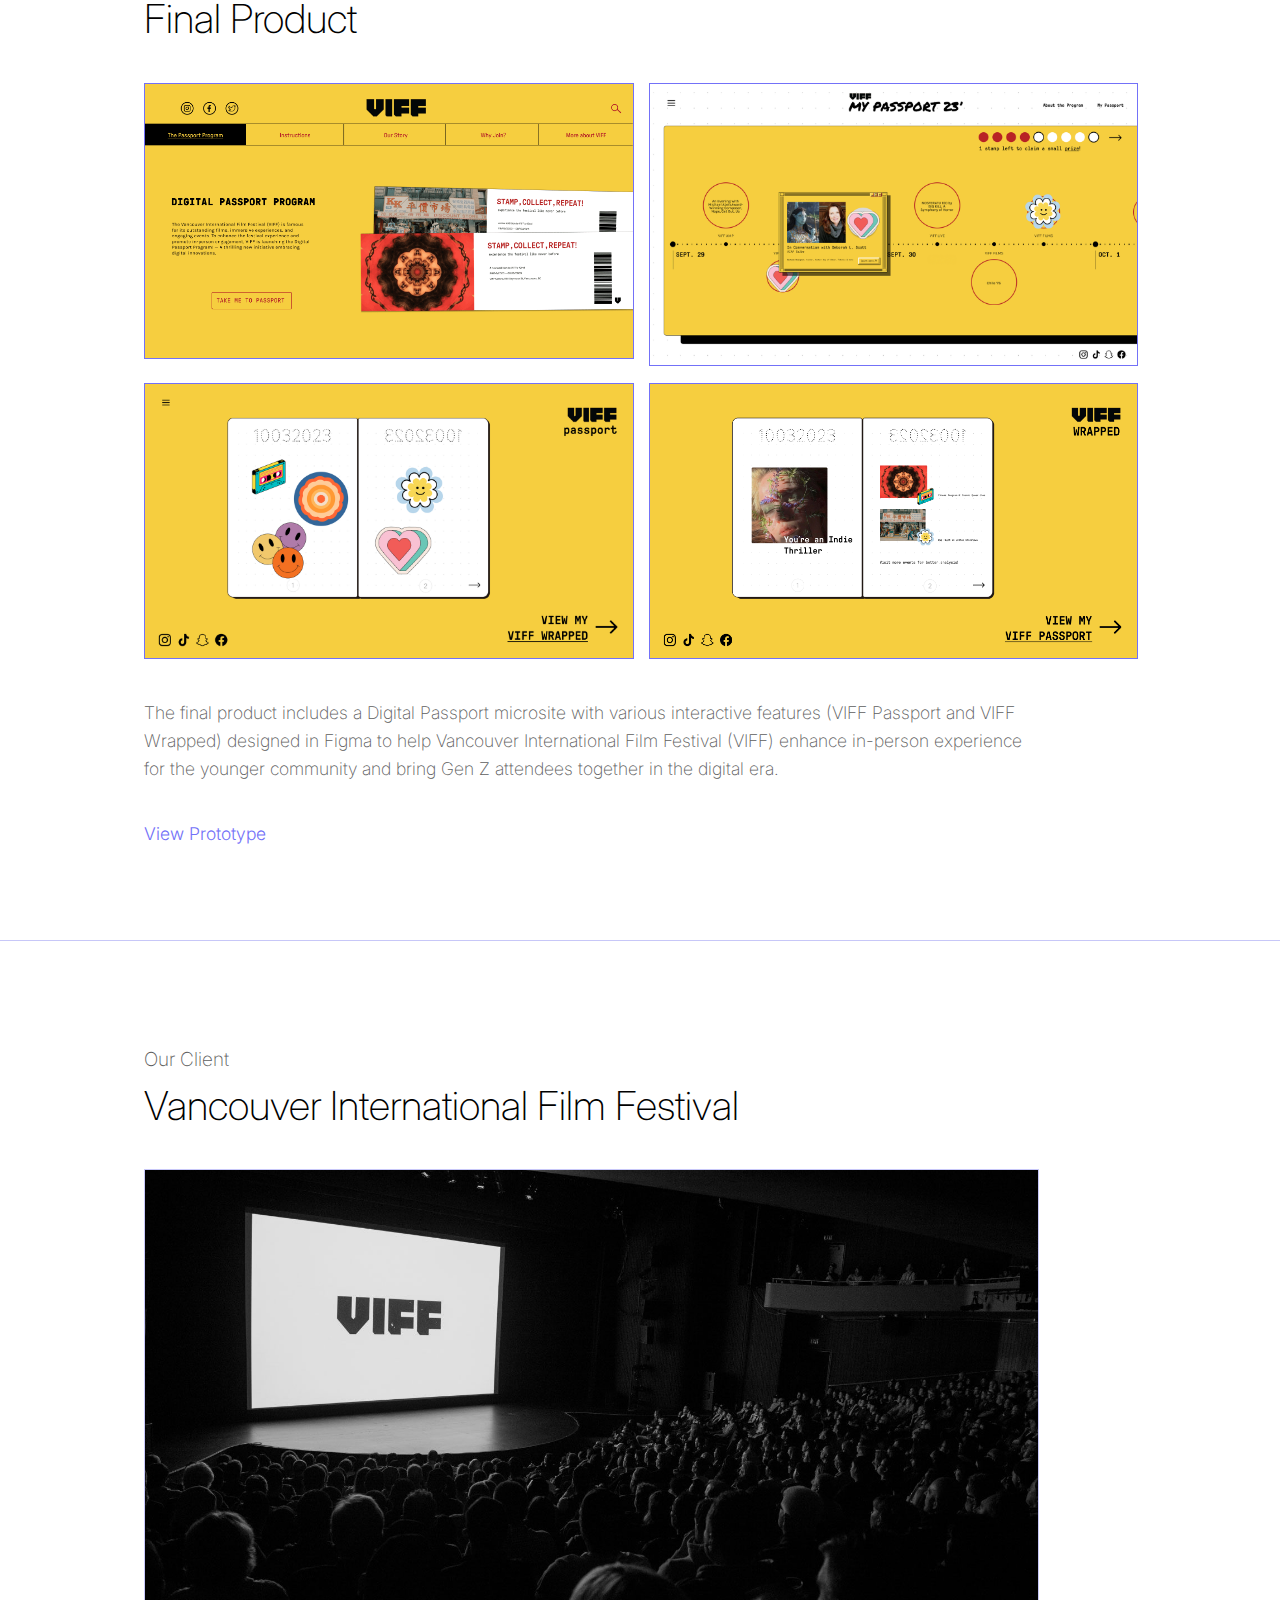
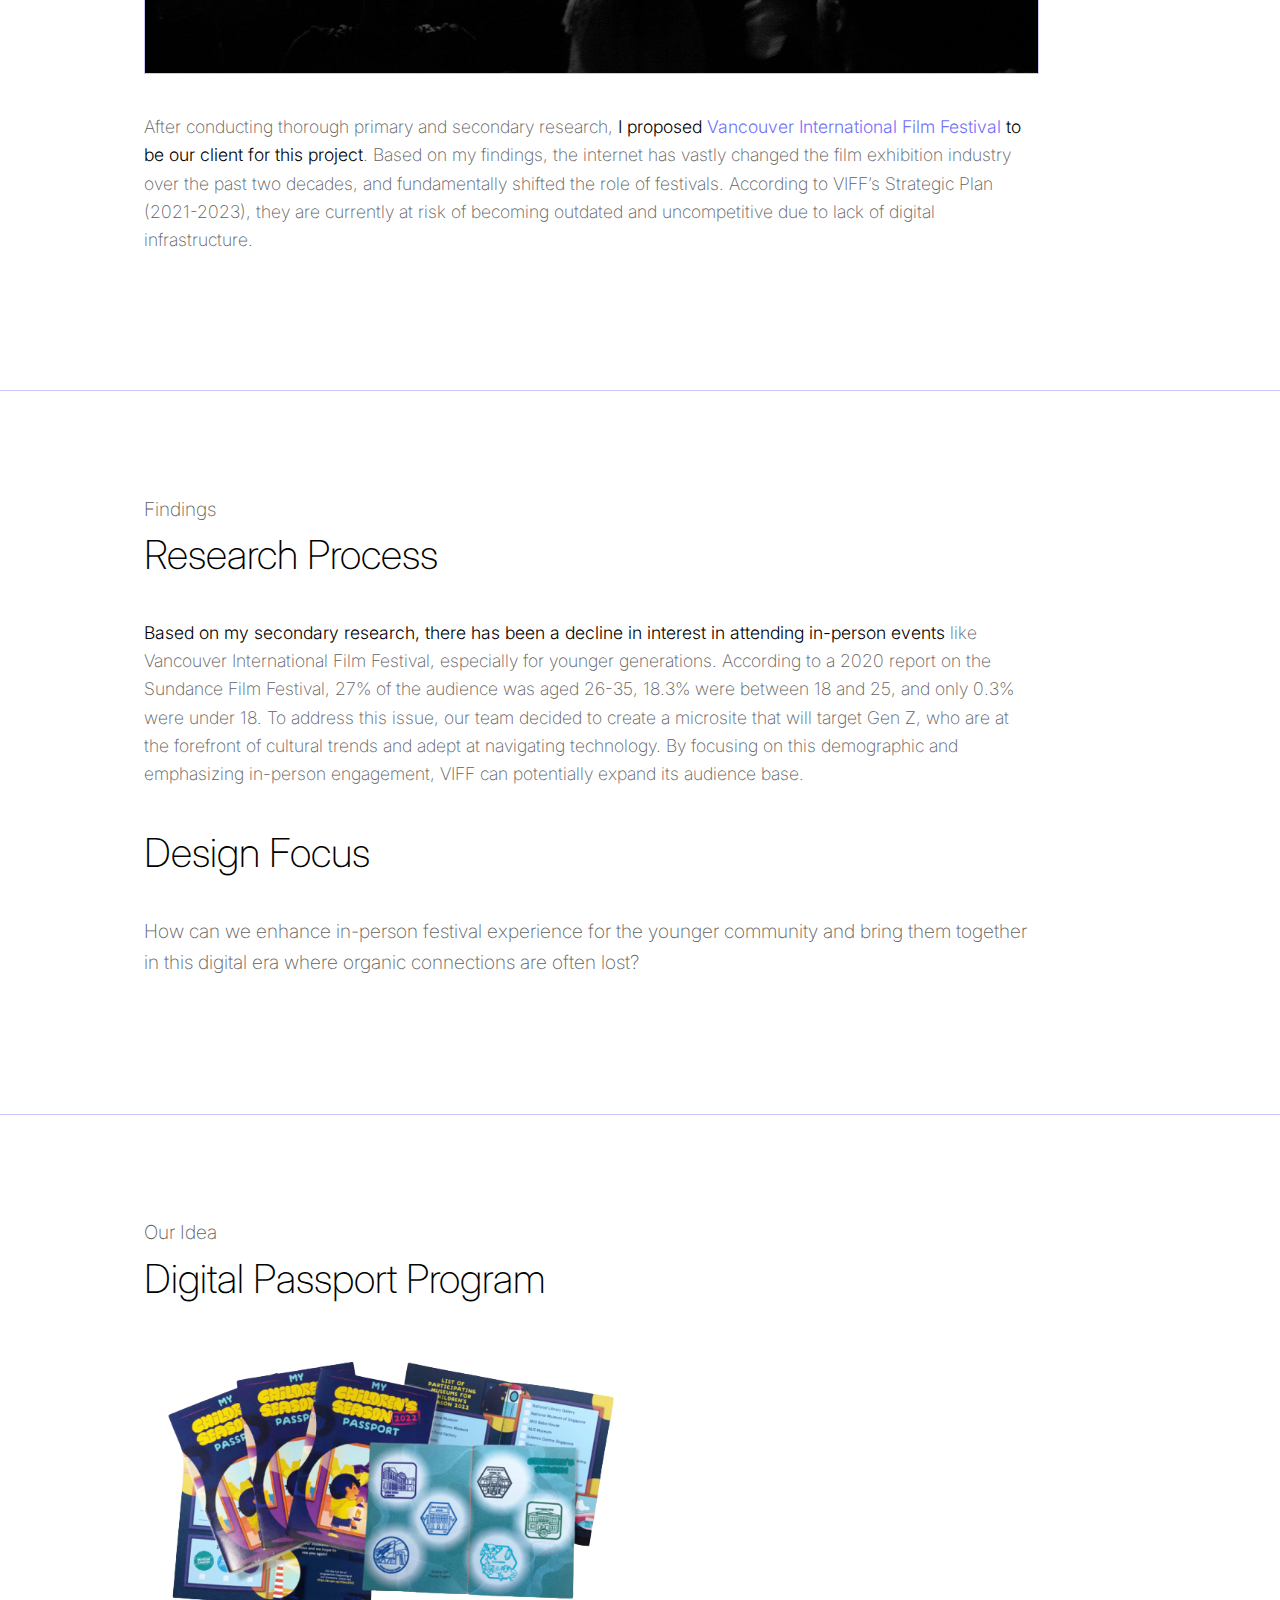
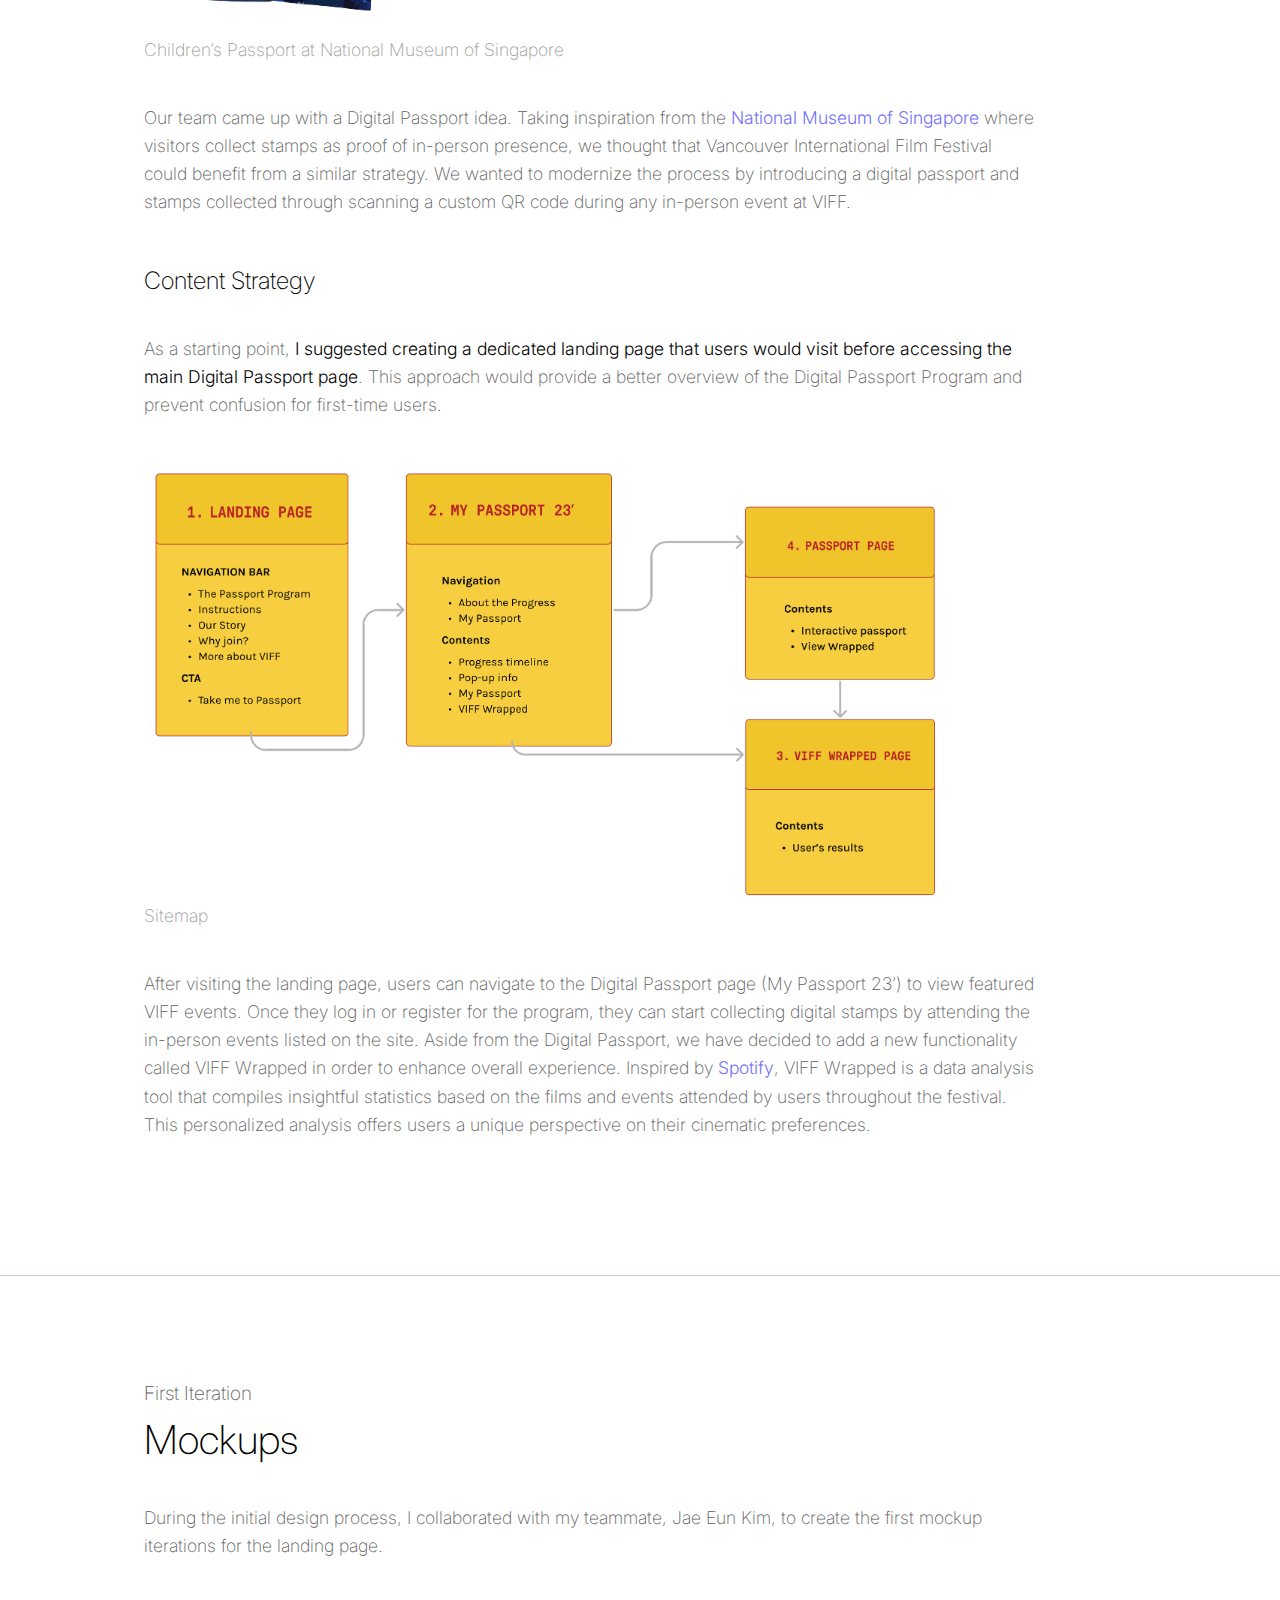
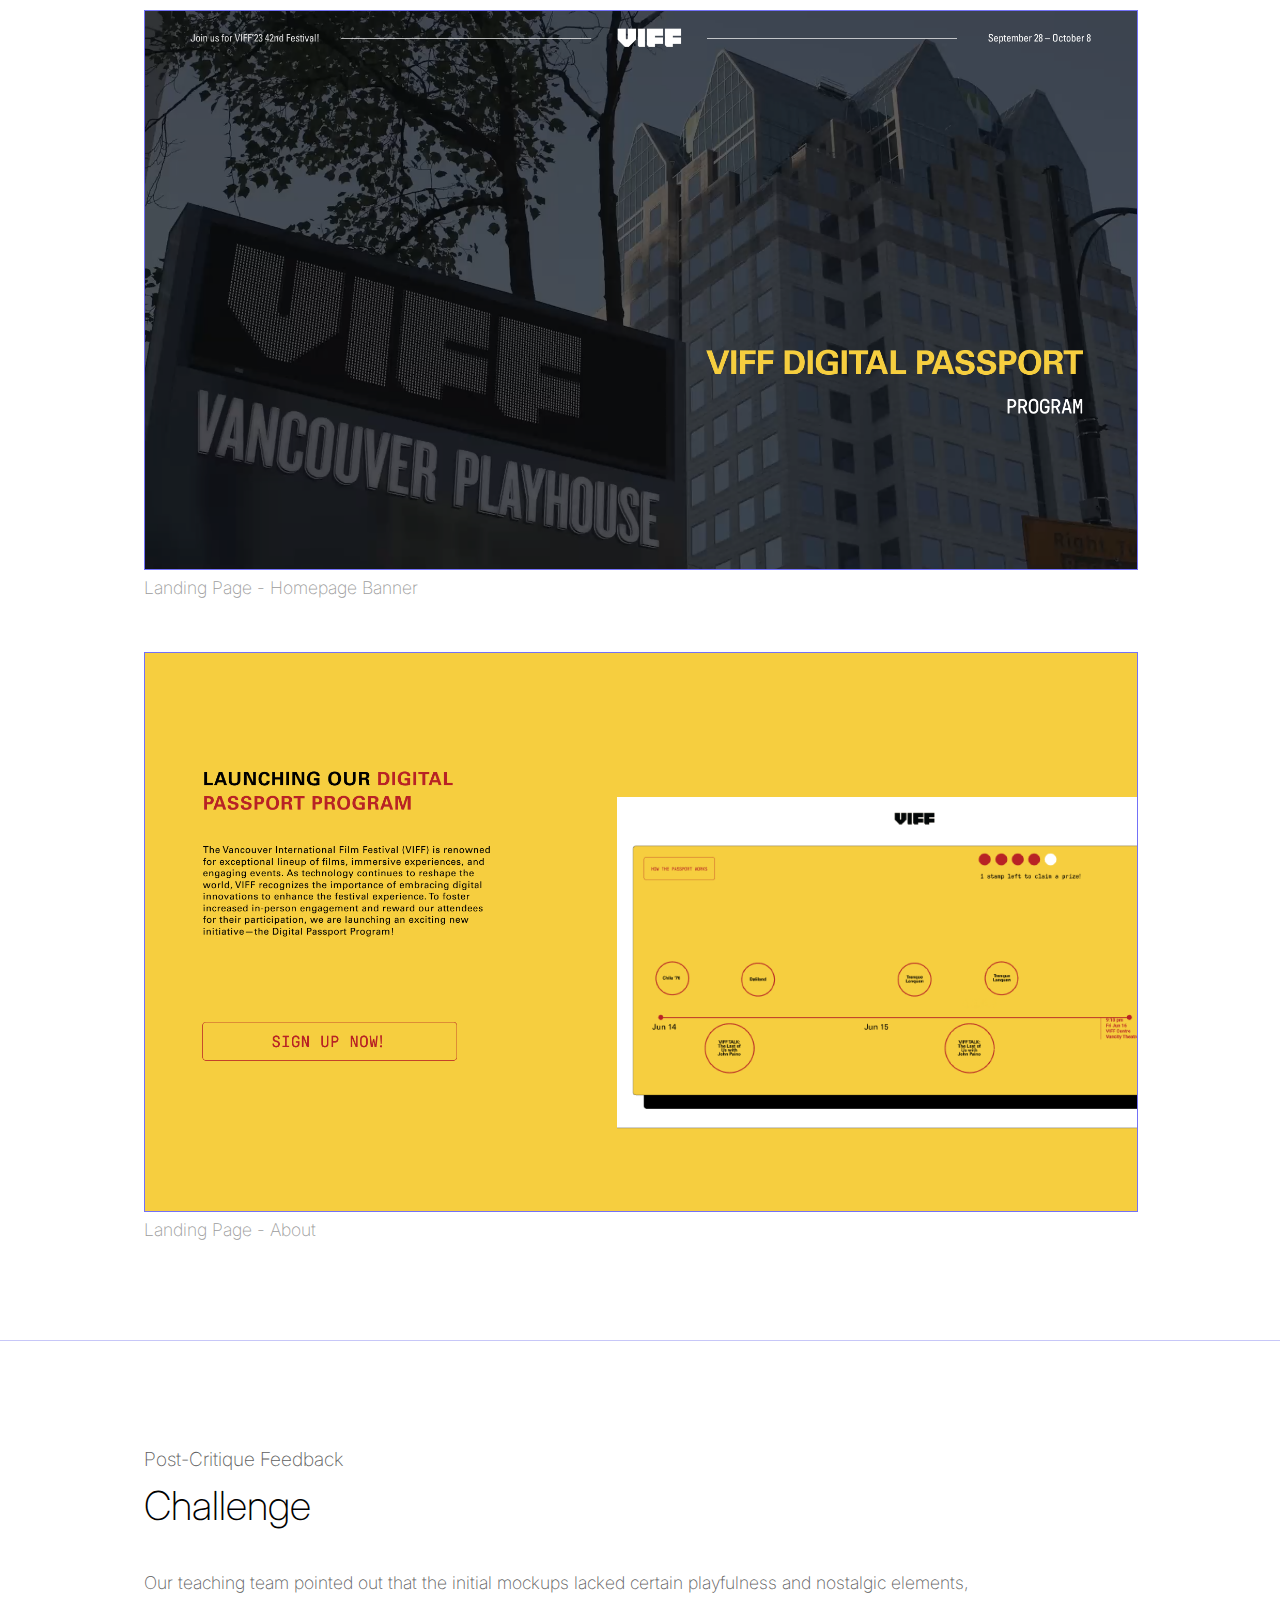
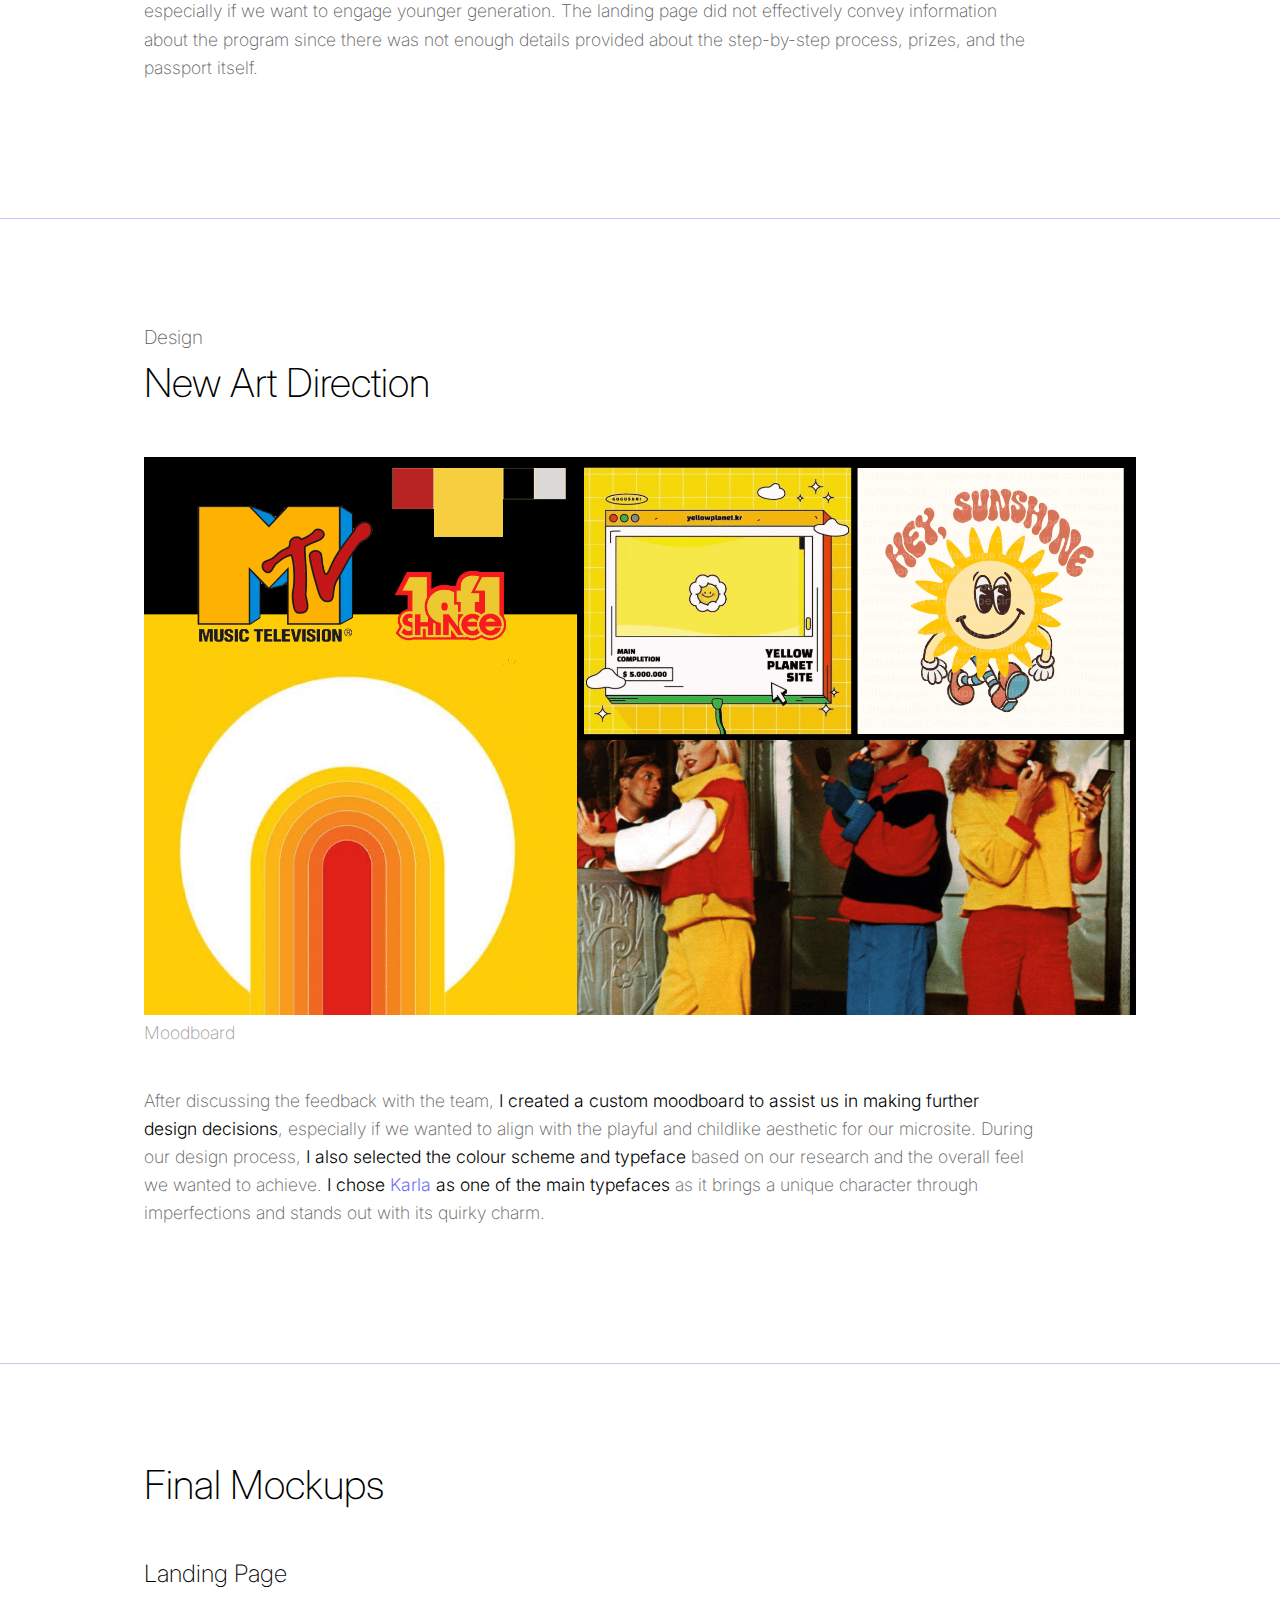
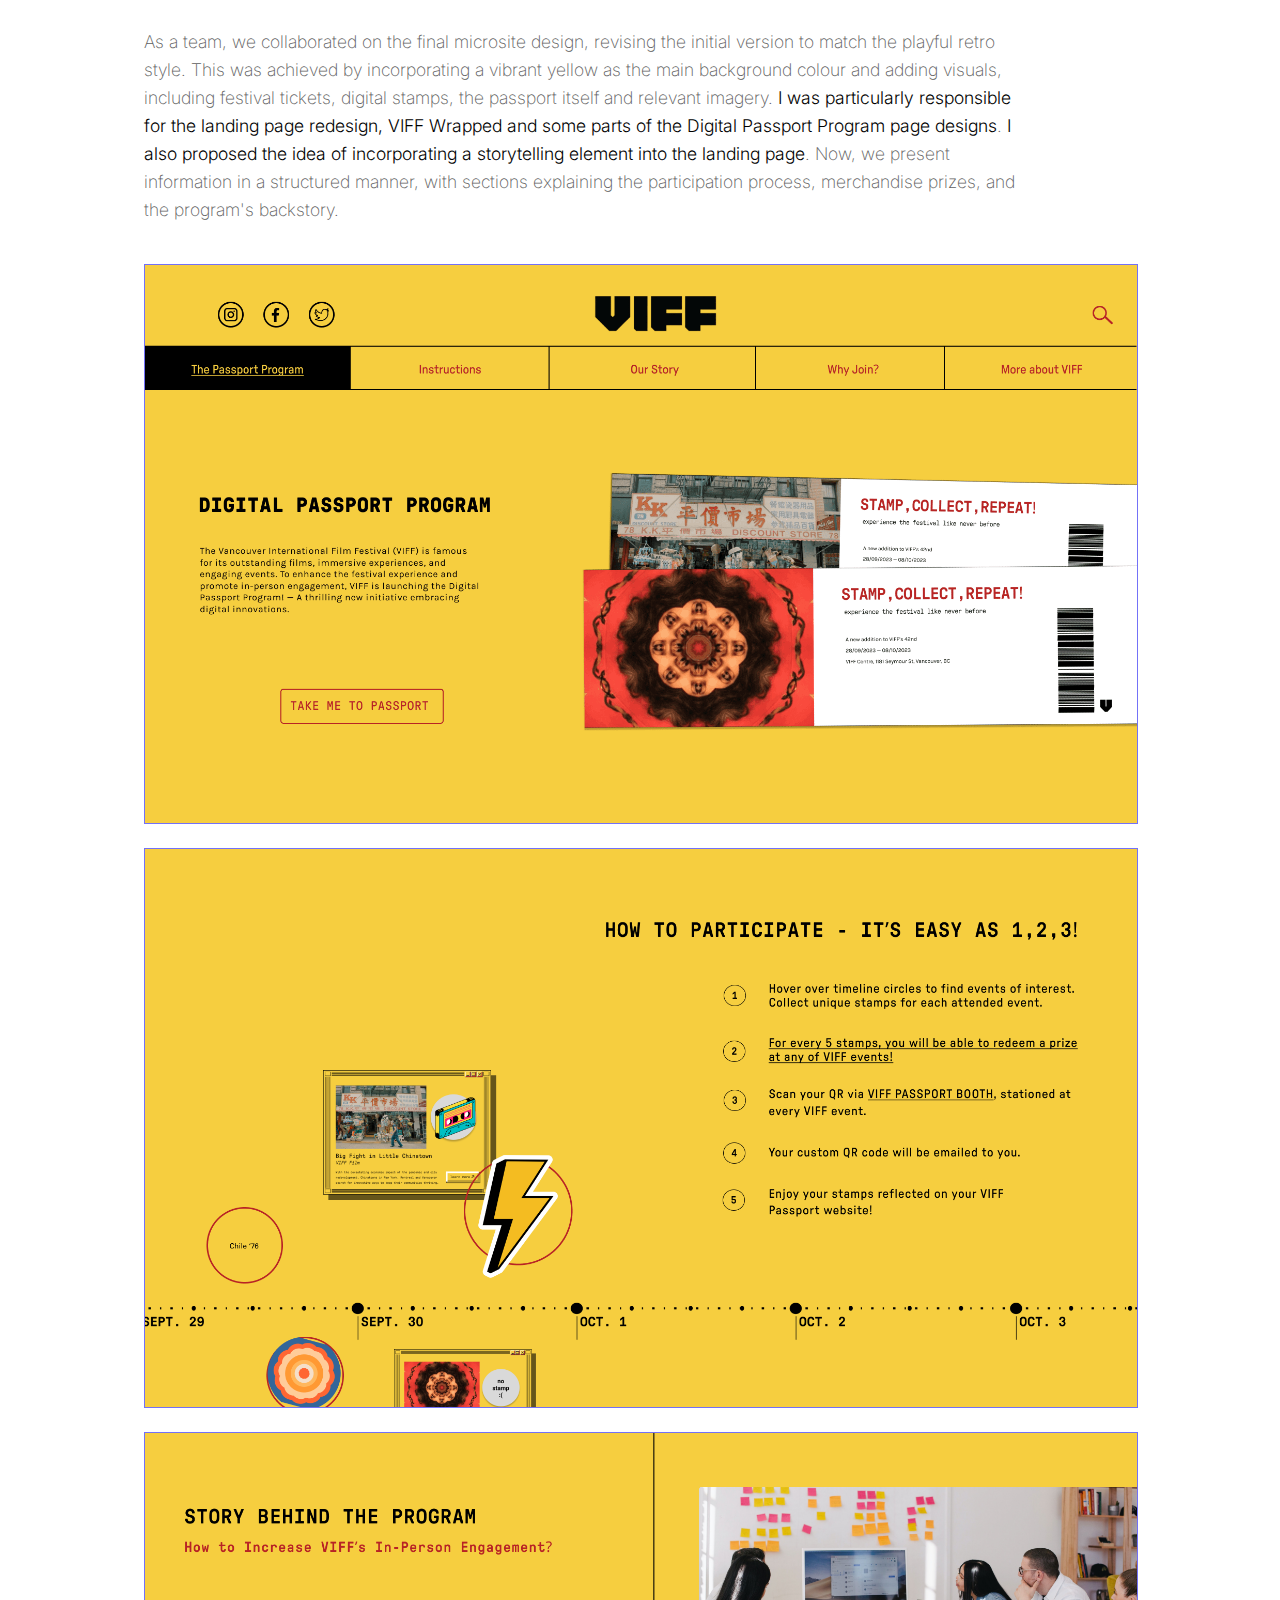
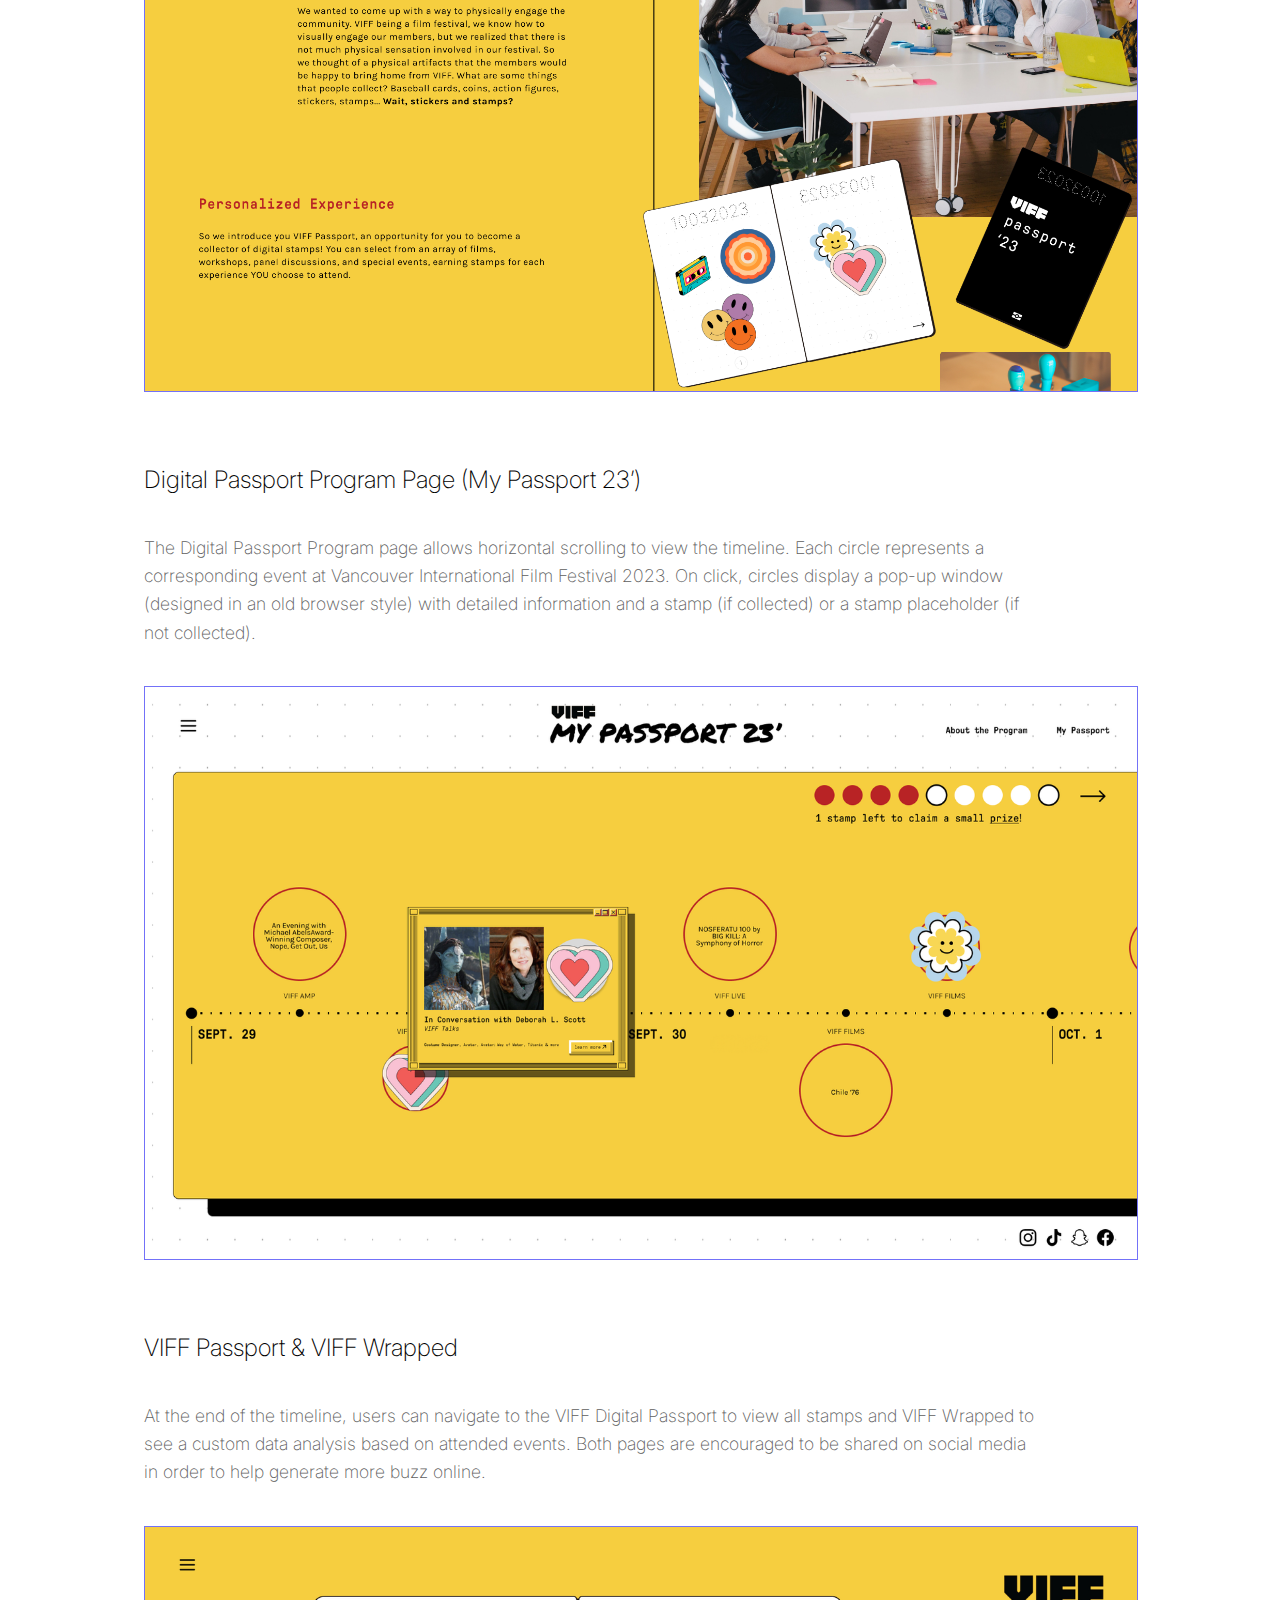
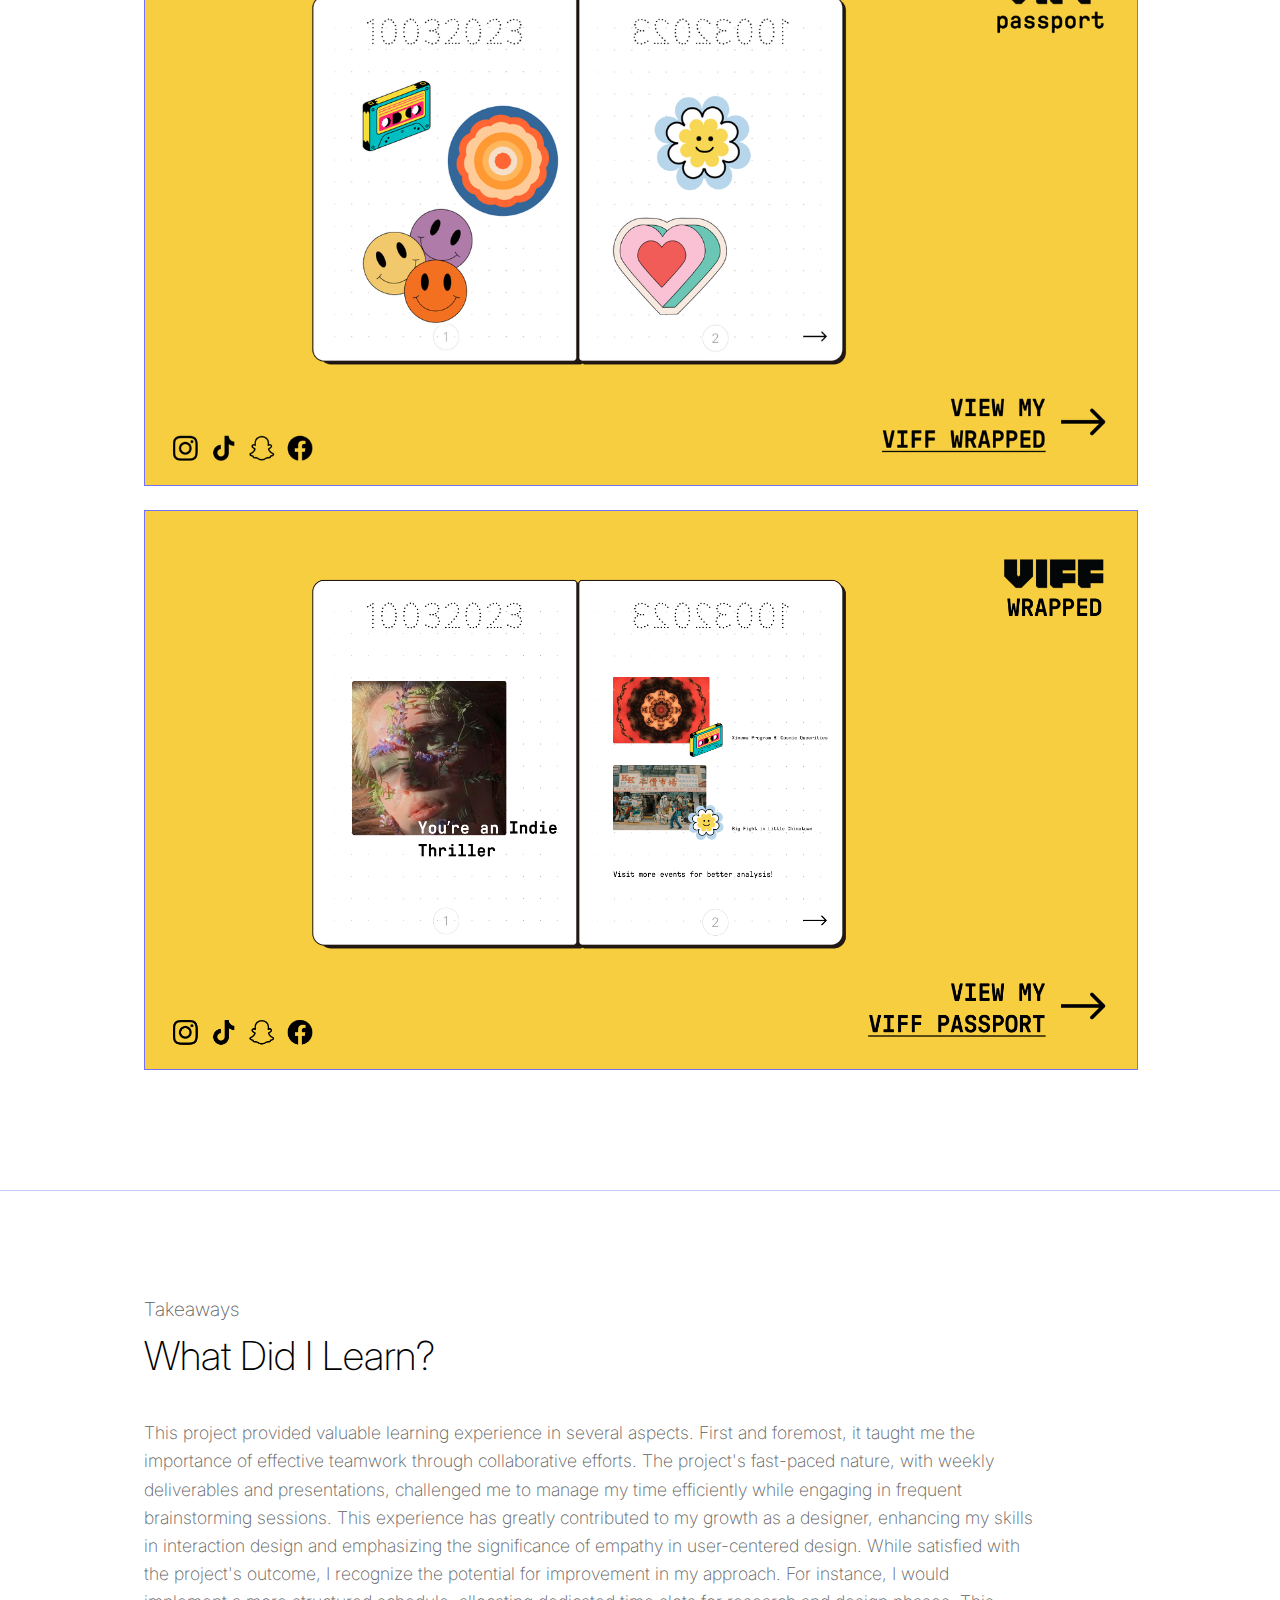
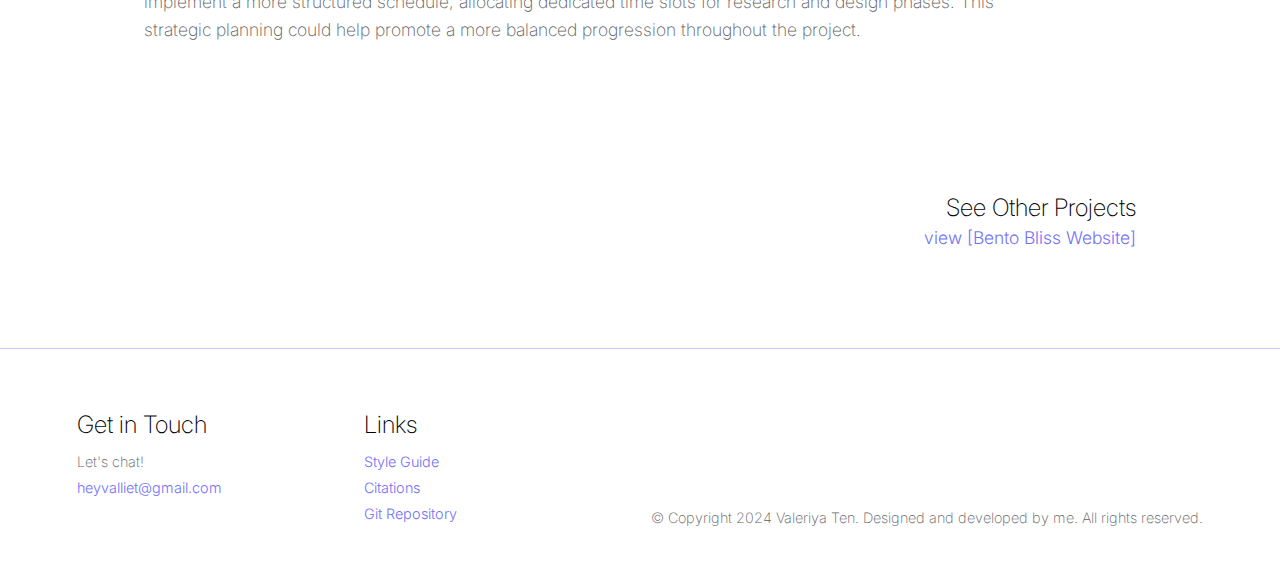
<file: viff.html>
<!DOCTYPE html>
<html lang="en-CA">

<head>
  <meta charset="utf-8">
  <title>Digital Passport Program - Interaction Design</title>
  
  <!-- CSS -->
  <link href="css/main.css" rel="stylesheet">
  <link href="css/viff.css" rel="stylesheet">
  <link href="css/project.css" rel="stylesheet">

  <!--jQuery Library -->
  <script src="https://ajax.googleapis.com/ajax/libs/jquery/3.5.1/jquery.min.js"></script>

   <!-- Fonts -->
  <link rel="preconnect" href="https://fonts.googleapis.com">
  <link rel="preconnect" href="https://fonts.gstatic.com" crossorigin>
  <link href="https://fonts.googleapis.com/css2?family=Inter:wght@100..900&display=swap" rel="stylesheet">

 <!-- This is a JS code for burger functionality -->
  <script>
     document.addEventListener('DOMContentLoaded', function () {
        // Function to toggle the visibility of the mobile nav links
        function toggleMobileNavLinks() {
            var navLinks = document.querySelector('.mobile-nav-links');
            var burgerButton = document.querySelector('.burger-button');
            var closeButton = document.querySelector('.close-button');

            if (navLinks.style.display === 'none') {
                navLinks.style.display = 'block';
                burgerButton.style.display = 'none'; // Hide burger button
                closeButton.style.display = 'block'; // Show close button
            } else {
                navLinks.style.display = 'none';
                burgerButton.style.display = 'block'; // Show burger button
                closeButton.style.display = 'none'; // Hide close button
            }
        }

        // burger button
        document.querySelector('.burger-button').addEventListener('click', function () {
            toggleMobileNavLinks();
        });

        // =close button
        document.querySelector('.close-button').addEventListener('click', function () {
            toggleMobileNavLinks();
        });

        // mobile links - close menu if one of the links is clicked
        var mobileLinks = document.querySelectorAll('.mobile-nav-links a');
        mobileLinks.forEach(function(link) {
            link.addEventListener('click', function() {
                toggleMobileNavLinks();
            });
        });
    });
  </script>
</head>

<body>

  <header>
    <div class="header-box">
      <a class="logo-link" href="index.html">
        <img class="logo" src="assets/img/logo-vt.svg" alt="Personalized logo for Valeriya Ten">
      </a>
      
      <nav class="main-nav-style">  
        <a class="nav-text" href="about.html">about</a>
        <a class="nav-text" href="index.html#main">work</a>
        <a class="nav-text" href="#contact">contact</a>
      </nav>
    </div>

    <!-- Mobile Menu -->
      <div id="burger-menu">
        <button class="burger-button"> ☰ </button>
        <div class="mobile-nav-links">
          <button class="close-button">&times;</button>
          <a href="about.html">about</a>
          <a href="index.html#main">work</a>
          <a href="index.html#contact">contact</a>
        </div>
      </div>
    </div>

    <div class="project-banner"> 
      <img class="project-img" src="assets/img/viff-banner.png">
    </div>
  </header>
  <section id="main">
    <h1>Digital Passport Program</h1>
    <h4>Interaction Design / Web Design</h4>
    <div class="project-info">
      <div class="info-type">
        <h5>Team</h5>
        <p>Jae Eun Kim</p>
        <p>Md Safwat Qurib Ifti</p>
        <p>Kate Luong</p>
        <p>Annie Vo</p>
      </div>

      <div class="info-type">
        <h5>Timeline</h5>
        <p>June 2023 - July 2023</p>
      </div>

      <div class="info-type">
        <h5>My Role</h5>
        <p>User Research</p>
        <p>Content Strategy</p>
        <p>Visual Design</p>
      </div>

        <div class="info-type">
        <h5>Tools</h5>
        <p>Figma</p>
      </div>
    </div>

    <section id="overview">
    <h4 class="subtitle">Project Overview</h4>
    <h2>Enhancing in-person VIFF experience through an interactive microsite</h2>
    <p class="project-content">This project was completed for the Information Design course at <a class="text-link" href="https://www.sfu.ca/">Simon Fraser University</a>. Our team was tasked to propose a digital intervention for a local non-profit organization. The goal of this project was to pick a client, identify an existing problem that the client is currently facing, and come up with a design proposal to address this issue.</p>
   </section>


    <section id="final">
    <h2>Final Product</h2>
    <div class="product-grid">
        <img src="assets/img/lp.png" alt="Landing page">
        <img src="assets/img/timeline.png" alt="Digital Passport Program page">
        <img src="assets/img/passport.png" alt="Passport">
        <img src="assets/img/analysis.png" alt="Analysis">
    </div>

    <p class="project-content">The final product includes a Digital Passport microsite with various interactive features (VIFF Passport and VIFF Wrapped) designed in Figma to help Vancouver International Film Festival (VIFF) enhance in-person experience for the younger community and bring Gen Z attendees together in the digital era.</p>
    <a class="text-link" href="https://www.figma.com/proto/rI3NylExuVCO3VvCQJHM7Y/IAT235-P04-PHASE-2?mode=design&node-id=728-7618&scaling=scale-down-width&starting-point-node-id=728%3A7618&t=V6Ojs9uaemEHpExA-1">View Prototype</a>
   </section>

   <section id="client">
    <h4 class="subtitle">Our Client</h4>
     <h2>Vancouver International Film Festival</h2>
     <img class="viff" src="assets/img/viff-theatre.jpeg" alt="VIFF Theatre">
     <p class="project-content">After conducting thorough primary and secondary research, <span class="bold">I proposed <a class="text-link" href="https://viff.org/" target="_blank">Vancouver International Film Festival</a> to be our client for this project</span>. Based on my findings, the internet has vastly changed the film exhibition industry over the past two decades, and fundamentally shifted the role of festivals. According to VIFF’s Strategic Plan (2021-2023), they are currently at risk of becoming outdated and uncompetitive due to lack of digital infrastructure.</p>
   </section>

   <section id="research">
     <h4 class="subtitle">Findings</h4>
     <h2>Research Process</h2>
     <p class="project-content"><span class="bold">Based on my secondary research, there has been a decline in interest in attending in-person events</span> like Vancouver International Film Festival, especially for younger generations. According to a 2020 report on the Sundance Film Festival, 27% of the audience was aged 26-35, 18.3% were between 18 and 25, and only 0.3% were under 18. To address this issue, our team decided to create a microsite that will target Gen Z, who are at the forefront of cultural trends and adept at navigating technology. By focusing on this demographic and emphasizing in-person engagement, VIFF can potentially expand its audience base.</p>
     <h2>Design Focus</h2>
     <p class="highlight-content">How can we enhance in-person festival experience for the younger community and bring them together in this digital era where organic connections are often lost?</p>

   </section>

   <section id="passport">
    <h4 class="subtitle">Our Idea</h4>
    <h2>Digital Passport Program</h2>
    <img class="museum" src="assets/img/museum-passport.png" alt="Museum passport">
    <p class="caption">Children’s Passport at National Museum of Singapore</p>
    <p class="project-content">Our team came up with a Digital Passport idea. Taking inspiration from the <a class="text-link" href="https://www.nhb.gov.sg/nationalmuseum/" target="_blank">National Museum of Singapore</a> where visitors collect stamps as proof of in-person presence, we thought that Vancouver International Film Festival could benefit from a similar strategy. We wanted to modernize the process by introducing a digital passport and stamps collected through scanning a custom QR code during any in-person event at VIFF.</p>
    <h3 class="h3-title">Content Strategy</h3>
    <p class="project-content">As a starting point, <span class="bold">I suggested creating a dedicated landing page that users would visit before accessing the main Digital Passport page</span>. This approach would provide a better overview of the Digital Passport Program and prevent confusion for first-time users.</p>
    <img class="sitemap" src="assets/img/sitemap.png" alt="Sitemap">
    <p class="caption">Sitemap</p>
     <p class="project-content">After visiting the landing page, users can navigate to the Digital Passport page (My Passport 23’) to view featured VIFF events. Once they log in or register for the program, they can start collecting digital stamps by attending the in-person events listed on the site. Aside from the Digital Passport, we have decided to add a new functionality called VIFF Wrapped in order to enhance overall experience. Inspired by <a class="text-link" href="https://open.spotify.com/" target="_blank">Spotify</a>, VIFF Wrapped is a data analysis tool that compiles insightful statistics based on the films and events attended by users throughout the festival. This personalized analysis offers users a unique perspective on their cinematic preferences.</p>
   </section>

  <section id="design">
    <h4 class="subtitle">First Iteration</h4>
    <h2>Mockups</h2>
    <p class="project-content">During the initial design process, I collaborated with my teammate, Jae Eun Kim, to create the first mockup iterations for the landing page.</p>
    <img class="lp" src="assets/img/viff-lp.png" alt="Landing page">
    <p class="caption">Landing Page - Homepage Banner</p>
    <img class="lp-2" src="assets/img/viff-lp-2.png" alt="Landing page">
    <p class="caption">Landing Page - About</p>
  </section>

  <section id="feedback">
    <h4 class="subtitle">Post-Critique Feedback</h4>
    <h2>Challenge</h2>
    <p class="project-content">Our teaching team pointed out that the initial mockups lacked certain playfulness and nostalgic elements, especially if we want to engage younger generation. The landing page did not effectively convey information about the program since there was not enough details provided about the step-by-step process, prizes, and the passport itself.</p>
  </section>

   <section id="art">
    <h4 class="subtitle">Design</h4>
    <h2>New Art Direction</h2>
    <img class="moodboard" src="assets/img/moodboard.png" alt="Moodboard">
    <p class="caption">Moodboard</p>
    <p class="project-content">After discussing the feedback with the team, <span class="bold">I created a custom moodboard to assist us in making further design decisions</span>, especially if we wanted to align with the playful and childlike aesthetic for our microsite. During our design process, <span class="bold">I also selected the colour scheme and typeface</span> based on our research and the overall feel we wanted to achieve. <span class="bold">I chose <a class="text-link" href="https://www.typewolf.com/karla" target="_blank">Karla</a> as one of the main typefaces</span> as it brings a unique character through imperfections and stands out with its quirky charm.</p>
   </section>

   <section id="mockups">
    <h2>Final Mockups</h2>
    <h3 class="h3-title">Landing Page</h3>
    <p class="project-content">As a team, we collaborated on the final microsite design, revising the initial version to match the playful retro style. This was achieved by incorporating a vibrant yellow as the main background colour and adding visuals, including festival tickets, digital stamps, the passport itself and relevant imagery. <span class="bold">I was particularly responsible for the landing page redesign, VIFF Wrapped and some parts of the Digital Passport Program page designs</span>.<span class="bold"> I also proposed the idea of incorporating a storytelling element into the landing page</span>. Now, we present information in a structured manner, with sections explaining the participation process, merchandise prizes, and the program's backstory.</p>
    <img class="mockups" src="assets/img/lp.png" alt="Lnding page">
    <img class="mockups" src="assets/img/about-lp.png" alt="About section of the landing page">
    <img class="mockups" src="assets/img/story.png" alt="Story section of the landing page">

    <h3 class="h3-title">Digital Passport Program Page (My Passport 23’)</h2>
    <p class="project-content">The Digital Passport Program page allows horizontal scrolling to view the timeline. Each circle represents a corresponding event at Vancouver International Film Festival 2023. On click, circles display a pop-up window (designed in an old browser style) with detailed information and a stamp (if collected) or a stamp placeholder (if not collected).</p>
    <img class="mockups" src="assets/img/timeline.png" alt="Passport program page">

    <h3 class="h3-title">VIFF Passport & VIFF Wrapped</h2>
    <p class="project-content">At the end of the timeline, users can navigate to the VIFF Digital Passport to view all stamps and VIFF Wrapped to see a custom data analysis based on attended events. Both pages are encouraged to be shared on social media in order to help generate more buzz online.</p>
    <img class="mockups" src="assets/img/passport.png" alt="Passport page">
    <img class="mockups" src="assets/img/analysis.png" alt="Analysis page">

   </section>


   <section id="takeaways">
    <h4 class="subtitle">Takeaways</h4>
    <h2>What Did I Learn?</h2>
    <p class="project-content">This project provided valuable learning experience in several aspects. First and foremost, it taught me the importance of effective teamwork through collaborative efforts. The project's fast-paced nature, with weekly deliverables and presentations, challenged me to manage my time efficiently while engaging in frequent brainstorming sessions. This experience has greatly contributed to my growth as a designer, enhancing my skills in interaction design and emphasizing the significance of empathy in user-centered design. While satisfied with the project's outcome, I recognize the potential for improvement in my approach. For instance, I would implement a more structured schedule, allocating dedicated time slots for research and design phases. This strategic planning could help promote a more balanced progression throughout the project.</p>
    <div class="next-box">
      <h3>See Other Projects</h3>
      <a class="text-link" href="bentobliss.html">view [Bento Bliss Website]</a>
    </div>

   </section>
    
</section>

<footer>
    <div class="footer-box">
      <div class="contact" id="contact">
        <h3>Get in Touch</h3>
        <p>Let's chat!</p>
        <p><a class ="text-link" href="mailto:heyvalliet@gmail.com">heyvalliet@gmail.com</a></p>
      </div>


      <div class="links">
        <h3>Links</h3>
        <p>
          <a class ="text-link" href="style-guide.html">Style Guide</a>
        </p>
        <p>
          <a class ="text-link" href="style-guide.html#citations">Citations</a>
        </p>
           <p>
          <a class ="text-link" href="https://github.com/lerrlera/P03-Portfolio">Git Repository</a>
        </p>
      </div>

      <div class="copyright">
        <p>© Copyright 2024 Valeriya Ten. Designed and developed by me. All rights reserved.</p>
      </div>
    </div>

    
  </footer>
</body>
</html>
</file>
<file: css/main.css>
/* Main + Style Guide CSS */


/* MAIN */

/* Colors */
:root {
  --blue: #1E74DA; 
  --grey: #5E5E5E; 
  --purple: #7371F8;
  --light-grey: #C7C7C7;
  --light-purple: #C7C7F8;
}

body {
  font-family: "Inter", sans-serif;
  font-weight: 200;
  background-color: white;
  margin: 0;
  font-size: 1.1rem;
}

h1,h2,h3,h4 {
  font-family: "Inter", sans-serif;
  font-weight: 200;
  margin: 0;
  color: black;
}

h1 {
  font-size: 5rem;
}

h2 {
  font-size: 2.5rem;
}

h3 {
  font-size: 1.5rem;
}

h4 {
  font-size: 1.2rem;
}

p {
  margin: 0;
  color: var(--grey);
  max-width: 75%;
  line-height: 160%;
}

.logo-style {
  max-width: 100%;
  height: auto;
  width: 15%;
  margin-right: 1%;
}

.header-box {
  display: flex;
  align-items: center;
  position: fixed;
  max-width: 100%;
  width: 100%;
  background-color: white;
  z-index: 1;
  border-bottom: solid 0.01rem var(--light-purple);
}

.logo {
  max-width: 100%;
  height: auto;
  width: 48%;
  margin-right: 1%;
  margin-top: 3%;
}

.caption {
  color: #9C9C9C;
  margin:0;
}

.logo-link {
  transition: 0.5s ease;
  padding-left: 5%;
  display: inline-block;
  width: 19%;
}

.logo-link:hover, .logo-link:focus {
  transform: scale(1.1);
}

/* Mobile burger menu */
.burger-button {
   color: black;
   position: absolute;
   top: 1%;
   right: 5%;
   font-size: 3.5rem;
   cursor: pointer;
   display: none;
   border: none;
   background-color: transparent;
}


.mobile-nav-links {
   display: none;
   background-color: white;
   color: black;
   position: fixed;
   z-index: 1;
   padding: 15% 4%;
   max-width: 100%;
   width: 100%;
   height: 100%;
   right: 0;
   top: 0%;
   text-align: center;
}

.close-button {
  position: absolute;
  top: 1%;
  right: 5%;
  font-size: 5rem;
  background-color: transparent;
  border: none;
  color: black;
  cursor: pointer;
}


.mobile-nav-links a {
   display: none;
   padding: 5%;
   color: black;
   text-decoration: none;
   font-size: 1.6rem;
}

/* Footer */
footer {
  padding: 3% 6%;
  border-top: solid 0.01rem var(--light-purple);
}

.footer-box {
   display: flex;
}

footer p {
  font-size: 0.9rem;
  margin: 1% 0;
}

footer h3 {
  font-size: 1.5rem;
  margin-bottom: 4%;
}

.contact {
  margin-top: 2%;
  flex: 1;
}
.links {
  margin-top: 2%;
  flex: 1;
}
.copyright {
  font-size: 0.2rem;
  margin-top: 10%;
  color: var(--light-grey);
  white-space: nowrap;
}

.social-media {
  display: flex;
  flex-direction: row-reverse;
  flex-wrap: wrap;
  align-items: center;

}

.social-media svg {
  fill: var(--dark-grey);
  max-width: 100%;
  width: 50%;
}

.social-media svg:hover {
  fill: var(--accent-red);
}



.social-media-link {
  text-decoration: none;
}

/* Styling for the navigation button */
.button-nav {
  display: inline-block;
  color: var(--dark-grey);
  text-decoration: none;
  transition: color 0.5s;
}

.button-nav:hover, .button-nav:focus {
  color: var(--accent-red);
}

::selection {
  background-color: #F3F3FF; 
}

/* STYLE GUIDE */

.style-h1 {
  padding-top: 20%;
  padding-bottom: 1%;
  font-size: 4rem;
  color: black;
}

.banner {
  margin: 0;
  padding: 0 7rem;
}

.banner p {
  color: var(--grey);
  max-width: 80%;
  font-size: 1.2rem;
}

.element {
  padding-top: 3rem;
}

.element h3 {
  margin-bottom: 2%;
}
.element h4 {
  margin-bottom: 2%;
  margin-top: 2.4%;
}

code {
  background-color: #F3F3FF;
  padding: 0.6rem;
  display: block;
  color:#8f8f98;
  max-width: 70%;
}

/* Visual Identity */

#visual_identity {
  margin-top: 15%;
  padding: 1rem 7rem;
  border-top: solid 0.01rem var(--light-purple);
}


.visual-h2 {
  color: black;
  margin-top: 10%;
  margin-bottom: 6%;
}

.letters {
  font-size: 15rem;
  margin:0;
  font-family: 'Inter', san-serif;
  font-weight: 300;
  color: black;

}
.name {
  font-size: 3rem;
  margin:0;
  font-family: 'Inter', san-serif;
  font-weight: 300;
  color: black;
}

.font-weight p {
    font-size: 3rem;
}

.typography-box {
  border: 0.01rem solid var(--light-purple);
  border-radius: 8px;
  margin-bottom: 5%;
}

.typography-title {
  padding: 3% 3%;
  color: #9e9e9e;
}

.font-info {
  padding: 1% 7%;
}

.typography {
  display: flex;
  align-items: baseline;
  gap: 5%;
}

h1.headings {
  font-size: 5rem;
  margin-top: 2%;
  margin-bottom: 1.7%;
}

h2.brand-headings {
  font-size: 4rem;
  margin-top: 0;
  margin-bottom: 1.7%;
}

h3.headings {
  font-size: 3rem;
  margin-top: 0;
  margin-bottom: 1.7%;
  color: var(--grey);

}

h4.headings {
  font-size: 2rem;
  margin-top: 0;
  margin-bottom: 6%;
  color: var(--grey);
}


.p-letters {
  font-size: 15rem;
  margin:0;
  color: var(--grey);
}

.p-font-name {
  flex: 0 1 auto;
}
.p-name {
  font-size: 3rem;
  margin:0;
  white-space: nowrap;
}

.p-font-weight p {
    font-size: 3rem;
}

.brand-p {
  margin-bottom: 2%;
}

.paragraph-example {
  margin-bottom: 6%;
}


/* Colours */

.colours {
  display: flex;
  margin-bottom: 10%;
}

.colours-el {
  flex: 1 1 auto;
}

.colours-el p {
  width: 75%;
  text-align: center;
  margin-left: 8%;
}

.white {
  padding: 20%;
  background-color: white;
  border: 1px solid var(--light-purple);
  border-radius: 100%;
  width: 100px;
  height: 100px;
  margin-bottom: 2%;
}


.purple {
  padding: 20%;
  background-color: var(--purple);
  border: 1px solid var(--light-purple);
  border-radius: 100%;
  width: 100px;
  height: 100px;
  margin-bottom: 2%;
}

.grey {
  padding: 20%;
  background-color: var(--grey);
  border: 1px solid var(--light-purple);
  border-radius: 100%;
  width: 100px;
  height: 100px;
  margin-bottom: 2%;
}

.light-grey {
  padding: 20%;
  background-color: var(--light-grey);
  border: 1px solid var(--light-purple);
  border-radius: 100%;
  width: 100px;
  height: 100px;
  margin-bottom: 2%;
}


.light-purple {
  padding: 20%;
  background-color: var(--light-purple);
  border: 1px solid var(--light-purple);
  border-radius: 100%;
  width: 100px;
  height: 100px;
  margin-bottom: 2%;
}



.black {
  padding: 20%;
  background-color: black;
  border: 1px solid var(--light-purple);
  border-radius: 100%;
  width: 100px;
  height: 100px;
  margin-bottom: 2%;
}

.logo-box {
  display: flex;
  align-items: center;
  gap: 4%;
  margin-bottom: 7%;
  margin-top: 5%;
}

.logo-big {
  width: 50%;
}

.logo-small {
  width: 16%;
}

.section-h2 {
  color: black;
  margin-bottom: 2%;
}

.blue-decor {
  margin-top: 3%;
  margin-bottom: 10%;
  width: 30%;
}

.image-grid {
  display: grid;
  grid-template-columns: repeat(auto-fill, minmax(250px, 1fr));
  gap: 16px;
  margin-bottom: 4%;
}

.image-grid img {
  width: 100%;
  height: auto;
  border-radius: 8px;
}

.bold {
  font-weight: 300;
  color: black;
}

/* Style Guide Nav */

.main-nav-style {
  display: flex;
  flex-direction: row;
  gap: 6%;
  flex: 2;
  justify-content: flex-end;
  padding: 2% 5%;
}

.main-nav-style a{
  font-size: 1rem;
  text-align: center;
  text-decoration: none;
  color: black;
  text-decoration: none;
  transition: color 0.5s;
  display: flex;
  align-items: center;
  margin: 0;
}

.main-nav-style a:hover,.main-nav a:focus {
  color: var(--purple);
}

.logo-link-style {
  transition: 0.5s ease;
  padding-left: 5%;
  width: 17%;
}

.logo-link-style:hover, .logo-link-style:focus {
  transform: scale(1.1);
}

/* Interactive Elements */

#interactive_elements {
  border-top: solid 0.01rem var(--light-purple);
  margin-top: 5%;
  padding: 1rem 7rem;
}

.interactive-h2 {
  color: var(--grey);
  margin-top: 6%;
  margin-bottom: 2%;
}

/* Images as links */

.image-link:hover {
  opacity: 0.4;
  transition: 0.3s;
}

.section-intro {
  margin-bottom: 6%;
  margin-top: 2%;

}
/* Styling for the in-text link */

.text-link {
  
  color: var(--purple);
  padding-bottom: .25em;
  text-decoration: none;
  font-weight: 300;
}
.text-link:hover {
  background-image: url("data:image/svg+xml;charset=utf8,%3Csvg id='squiggle-link' xmlns='http://www.w3.org/2000/svg' xmlns:xlink='http://www.w3.org/1999/xlink' xmlns:ev='http://www.w3.org/2001/xml-events' viewBox='0 0 20 4'%3E%3Cstyle type='text/css'%3E.squiggle{animation:shift .3s linear infinite;}@keyframes shift {from {transform:translateX(0);}to {transform:translateX(-20px);}}%3C/style%3E%3Cpath fill='none' stroke='%23C7C7F8' stroke-width='1' class='squiggle' d='M0,3.5 c 5,0,5,-3,10,-3 s 5,3,10,3 c 5,0,5,-3,10,-3 s 5,3,10,3'/%3E%3C/svg%3E");
  background-position: bottom;
  background-repeat: repeat-x;
  background-size: auto 0.2rem;
  border-bottom: 0;
  padding-bottom: .2em;
  text-decoration: none;
}


#citations {
  padding: 1% 7%;
  border-top: solid 0.01rem var(--light-purple);
  margin-bottom: 6%;
}

.main-nav-style a{
  font-size: 1rem;
  text-align: center;
  text-decoration: none;
  color: black;
  text-decoration: none;
  transition: color 0.5s;
  display: flex;
  align-items: center;
  font-weight: 300;
  margin: 0;
}

.nav {
  text-decoration: none;
  color: black;
  font-size: 1rem;
  transition: color 0.5s;
}

.nav:hover,.nav:focus {
  color: var(--purple);
}

.viff {
  max-width: 100%;
  width: 100%;
  border: solid 0.01rem var(--light-purple);
  display: block;
  height: auto;
}

.img-link {
    position: relative;
    display: inline-block;
    width: 50%;
    margin-bottom: 10%;
}

.overlay {
    position: absolute;
    top: 0;
    left: 0;
    width: 100%;
    height: 100%;
    background-color: var(--purple);
    opacity: 0; 
    transition: opacity 0.5s ease;
}

.img-link:hover .overlay {
    opacity: 0.9; 
}


@media screen and (max-width: 80em) {
  .logo-link {
    width: 30%;
  }
  
  footer p {
    font-size: 0.9rem;
  }

}
@media screen and (max-width: 65em) {

  footer p {
    margin: 0;
    max-width: 100%;
  }

  .links {
    margin-bottom: 8%;
  }

}

@media screen and (max-width: 60em) {
  .logo-link {
    margin-left: 0;
    width: 30%;
  }
  .copyright {
    display: none;
  }
}

@media screen and (max-width: 45em) {

  #main {
    padding: 3rem 3rem;
  }

  .mobile-nav-links a {
    padding: 7%;
  }

  .mobile-nav-links > a:nth-child(2) {
    margin-top: 25%;
  } 

  .footer-box {
    flex-direction: column;
  }

   footer p {
    text-align: center;
  }

  footer h3 {
    text-align: center;
    margin-bottom: 1%;
  }

  .links h3 {
    margin-top: 4%;
  }

  .contact h3 {
    margin-top: 6%;
  }
  .burger-button {
    display: block;
    z-index: 2;
    padding: 0;
    position: fixed;
    margin-top: 1%;
  }

  #burger-menu {
    z-index: 3;
  }

  .mobile-nav-links > a:nth-child(2) {
    margin-top: 18%;
  } 

  .logo-link {
    margin: 4% 0;
    width: 45%;
  }

  .mobile-nav-links a {
   display: block;
  }
  .main-nav-style {
    display: none;
  }

  .contact h3 {
    font-size: 2rem;
    margin-top: 20%;
    margin-bottom: 5%;
  }

  .links h3 {
    font-size: 2rem;
    margin-bottom: 5%;
  }

  .contact p {
    font-size: 1.2rem;
    margin-bottom: 2%;
  }

  .links p {
    font-size: 1.2rem;
    margin-bottom: 2%;
  }

  .footer-box {
    margin-bottom: 10%;
  }

}

@media screen and (max-width: 35em) {
  .burger-button {
   
    margin-top: 0;
  }
 
  .logo-link {
    width: 57%;
  }

  .link-box .text-link {
    font-size: 1.3rem;
    margin-bottom: 24%;
  }

  .project-title {
    margin-top: 5%;
  }

  .h2-box {
    margin-bottom: 11%;
  }

  .project-description {
    margin-bottom: 5%;
  }


}
</file>
<file: css/home.css>
/* Homepage CSS */


.home-h1 {
  margin-top: 25%;
  font-weight: 200;
  font-size: 3rem;
}


.home-banner {
  padding: 2rem 10rem;
  margin-bottom: 9%;
}

.home-banner p {
  color: var(--grey);
  max-width: 100%;
  width: 70%;
  font-size: 1.4rem;
  margin-top: 2%;
}

.work-box {
  display: flex;
  flex-direction: column;
  flex: 2;
}

.h2-box {
    margin-right: 12%;

}

.brief {
  font-size: 1.2rem;
  color: #9e9e9e;
  white-space: nowrap;
  font-weight: 200;
  margin-top: 3%;

}

.project-description {
  max-width: 90%;
}
.project-box {
  display: flex;
  gap: 2%;
}

#main {
  padding-top: 7rem;
  padding-right: 9rem;
  padding-left: 9rem;

  border-top: solid 0.01rem var(--light-purple);
}

.img-link {
  width: 90%;
  margin-bottom: 4%;
}

.link-box {
  display: flex;
  flex-direction: column;
  align-items: baseline;
}

.project-title {
  position: relative;
  margin-bottom: 2%;
  color: var(--grey);
  margin-right: 10%;
  font-weight: 300;
  color: black;
  font-size: 1.5rem;
}

.text-link {
  margin-top: 4%;
  margin-bottom: 14%;
}



@media screen and (max-width: 80em) {
    .home-banner {
      padding: 5rem 5rem;

    }

}

@media screen and (max-width: 70em) {
  

    .home-h1 {
      font-size: 2.7rem;
    }


}


@media screen and (max-width: 60em) {
  

    .home-h1 {
      font-size: 2.5rem;
    }

    .project-box {
      flex-direction: column;
    }

    #main {
      padding-right: 5rem;
      padding-left: 5rem;

    }

    .img-link {
      width: 100%;
    }

    .brief {
      margin-bottom: 5%;
    }

    .project-title {
      font-size: 2rem;
    }


}

@media screen and (max-width: 50em) {
  

    .home-h1 {
      font-size: 2.2rem;
    }


}

@media screen and (max-width: 35em) {
    .home-banner {
      padding: 10rem 2rem;

    }

    .home-h1 {
      font-size: 1.7rem;
    }

    #main {
      padding-right: 2rem;
      padding-left:2rem;

    }

}
</file>
<file: css/bentobliss.css>
/* Bento Bliss Project 2 - CSS */

#overview, #company, #style, #wireframes, #development, #testing, #challenges, #takeaways {
	border-top: solid 0.01rem var(--light-purple);
	padding: 6rem 14rem;
}

.company-box {
	display: flex;
	gap: 7%;
	align-items: center;
}

.bento-logo {
	margin-top: 5%;
}

.guide {
	width: 100%;
	margin-top: 4%;
	border: solid 0.01rem var(--purple);
}

.sitemap {
	width: 100%;
	margin-top: 6%;
}

.wireframe-img {
	width: 100%;
	border: solid 0.01rem var(--purple);
}

.wireframe-grid {
  display: grid;
  grid-template-columns: repeat(2, 1fr); /* Two columns */
  gap: 20px;
  margin-bottom: 4%;
}

.wireframe-grid img {
  width: 100%;
  height: auto;
}

.code, .git {
	width: 100%;
}

@media screen and (max-width: 80em) {
	#overview, #company, #style, #wireframes, #development, #testing, #challenges, #takeaways {
		padding: 6rem 9rem;
	}

}


@media screen and (max-width: 70em) {
	#overview, #company, #style, #wireframes, #development, #testing, #challenges, #takeaways {
		padding: 6rem 5rem;
	}
}



@media screen and (max-width: 50em) {
	#overview, #company, #style, #wireframes, #development, #testing, #challenges, #takeaways {
		padding: 6rem 3rem;
	}

	.wireframe-grid {
		grid-template-columns: repeat(1, 1fr);

	}
}

@media screen and (max-width: 45em) {
	#main {
		padding: 0;
	}

	.bento-logo {
		width: 100%;
		margin-top: 10%;
		margin-bottom: 10%;
	}

	.company-box {
		flex-direction: column;
	}

}
@media screen and (max-width: 35em) {
	#overview, #company, #style, #wireframes, #development, #testing, #challenges, #takeaways {
		padding: 6rem 2rem;
	}

}
</file>
<file: css/project.css>
/* General Project CSS */

.project-img {
	margin-top: 10%;
	max-width: 100%;
	max-width: 100%;
}


h1 {
	text-align: center;
	font-size: 4rem;
}

h4 {
	color: var(--grey);
	text-align: center;
	margin-top: 1%;
}

h5 {
	font-size: 1.3rem;
	font-weight: 300;
	margin-bottom: 1%;
}

.project-info {
	padding: 1rem 7rem;
	margin-top: 2%;
	display: flex;
	white-space: nowrap;
	gap: 12%;
	justify-content: center;
	margin-bottom: 7%;
}

.project-content {
	margin-top: 4%;
	margin-bottom: 4%;
	max-width: 90%;

}

.subtitle {
	text-align: left;
	color: var(--grey);
	margin-bottom: 1%;
}

.product-grid {
  display: grid;
  grid-template-columns: repeat(2, 1fr); /* Two columns */
  gap: 17px;
  margin-bottom: 4%;
}

.product-grid img {
  width: 100%;
  height: auto;
  border: solid 0.01rem var(--purple) ;
}


.highlight-content {
	margin-top: 4%;
	margin-bottom: 4%;
	max-width: 90%;
	font-size: 1.2rem;
}


.h3-title {
	margin-top: 5%;
}

.next-box {
	display: flex;
	flex-direction: column;
	margin-top: 15%;
	margin-left: auto;
  text-align: right; 
   width: fit-content; 

}

.next-box .text-link {
	margin-top: 2%;
  display: inline-block;
  max-width: 100%; 

}


@media screen and (max-width: 80em) {
  .project-info {
  	padding: 1rem 10rem;
  	margin-top: 2%;
  	margin-bottom: 7%;
  }
}


@media screen and (max-width: 70em) {
  h1 {
  	font-size: 3rem;
  }
}


@media screen and (max-width: 60em) {
  .project-img {
  	margin-top: 20%;

	}

	.project-info {
  	padding: 1rem 9rem;
  	margin-bottom:10%;
  }
}


@media screen and (max-width: 40em) {
  .project-info {
  	flex-direction: column;
  	padding: 1rem 5rem;
  	text-align: center;
  	margin-bottom:20%;

  }

  .project-info p {
  	max-width: 100%;
  }

  h1 {
  	margin-bottom: 4%;
  }

  .project-img {
  	margin-top: 30%;

	}

	.product-grid {
		grid-template-columns: repeat(1, 1fr);
		margin-bottom: 10%;
	}

	.project-content {
		margin-bottom: 8%;
		max-width: 100%;

	}

	#final .text-link {
		font-size: 1.4rem;
	}



}
</file>
<file: css/viff.css>
/* Project 1 VIFF CSS */


#overview, #final, #client, #research, #passport, #design, #feedback, #art, #mockups, #takeaways {
	border-top: solid 0.01rem var(--light-purple);
	padding: 6rem 14rem;
}


#final h2 {
	margin-bottom: 4%;
}


.viff {
	margin: 4% 0;
	max-width: 100%;
	width: 90%;
}

.museum {
	margin-top: 5%;
	width: 50%;
}

.sitemap {
	width: 80%;
}

.moodboard {
	padding-top: 5%;
	width: 100%;
}

.mockups {
	width: 100%;
	margin-bottom: 2%;
	border: solid 0.01rem var(--purple);
}

.lp {
	margin-top: 1%;
	width: 100%;
	border: solid 0.01rem var(--purple);
}
.lp-2 {
	margin-top: 5%;
	width: 100%;
	border: solid 0.01rem var(--purple);
}

@media screen and (max-width: 80em) {
	#overview, #final, #client, #research, #passport, #design, #feedback, #art, #mockups, #takeaways {
		padding: 6rem 9rem;
	}

}


@media screen and (max-width: 70em) {
	#overview, #final, #client, #research, #passport, #design, #feedback, #art, #mockups, #takeaways {
		padding: 6rem 5rem;
	}
}



@media screen and (max-width: 50em) {
	#overview, #final, #client, #research, #passport, #design, #feedback, #art, #mockups, #takeaways {
		padding: 6rem 3rem;
	}
}

@media screen and (max-width: 45em) {
	#main {
		padding: 0;
	}

	.company-box {
		flex-direction: column;
	}

}
@media screen and (max-width: 35em) {
	#overview, #final, #client, #research, #passport, #design, #feedback, #art, #mockups, #takeaways {
		padding: 6rem 2rem;
	}

	.viff, .museum, .sitemap {
		width: 100%;
	}

	.next-box {
		margin-top: 30%;
	}

}
</file>
